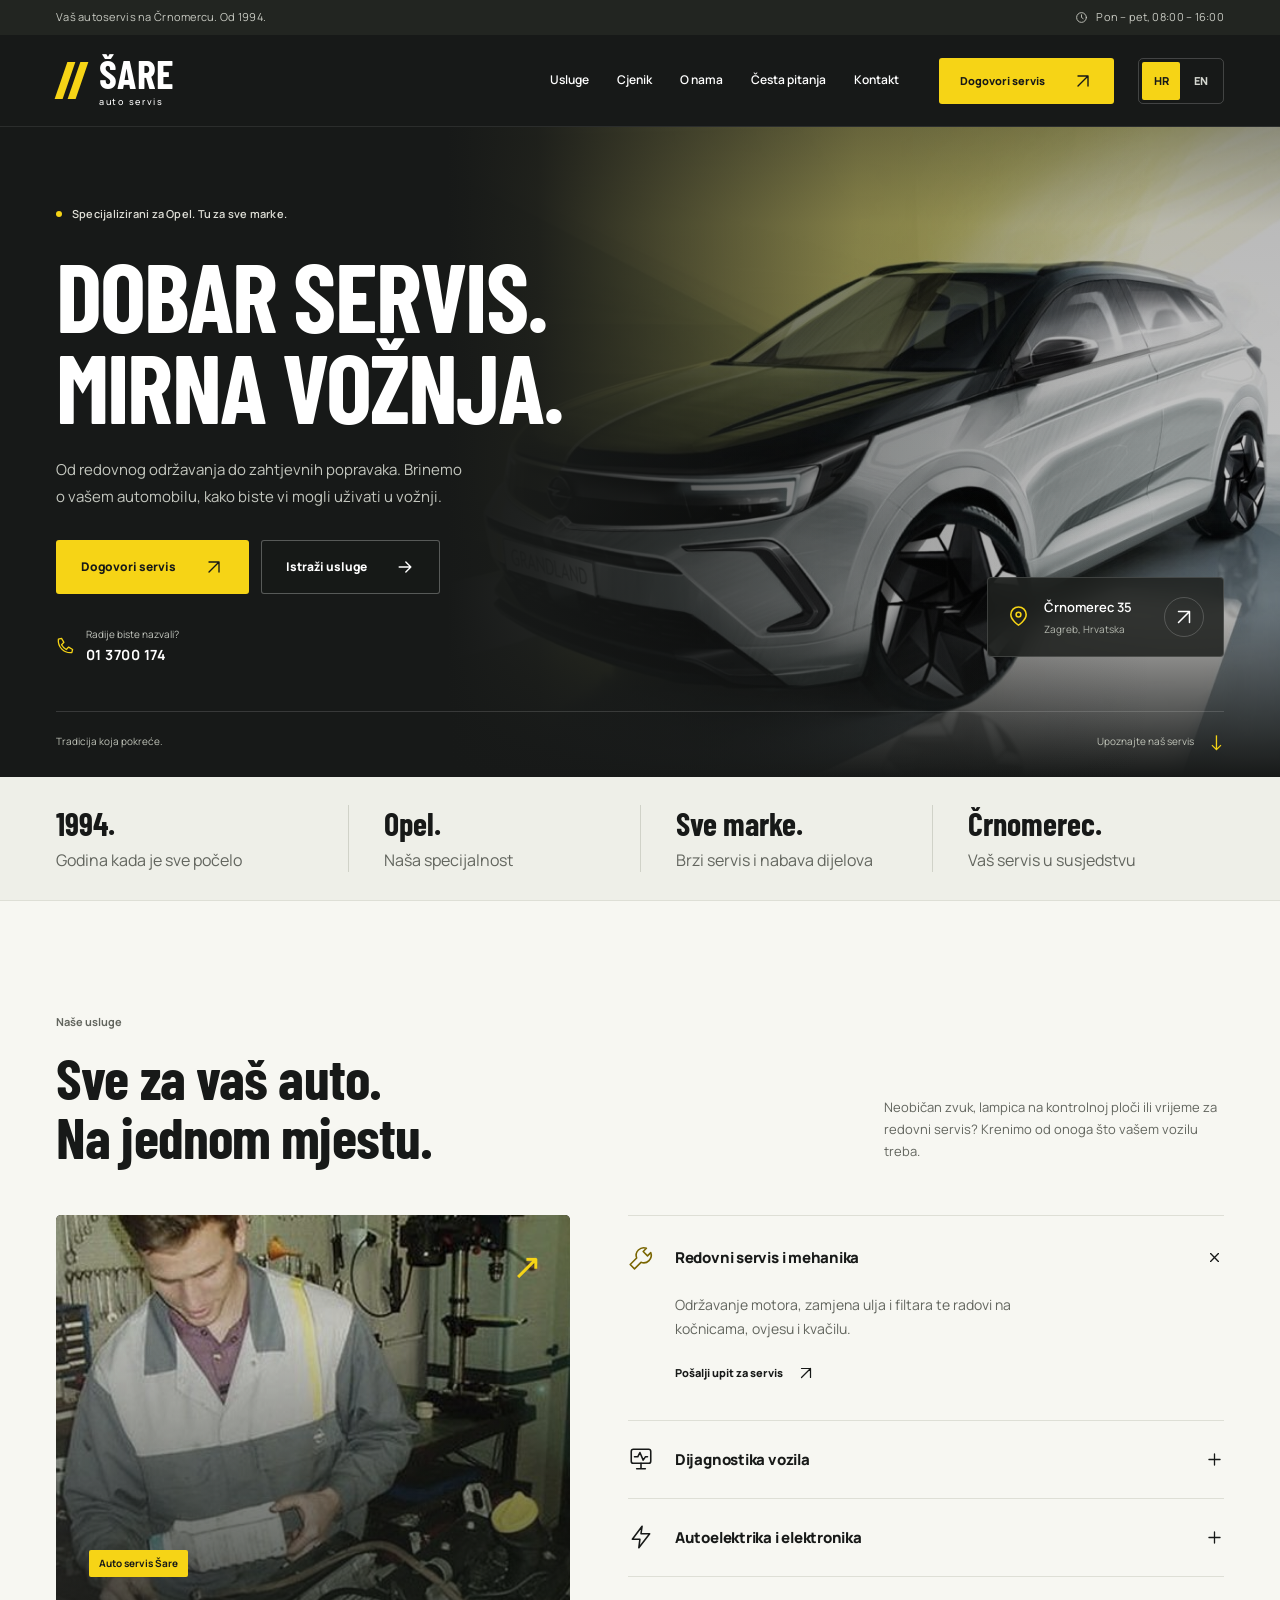
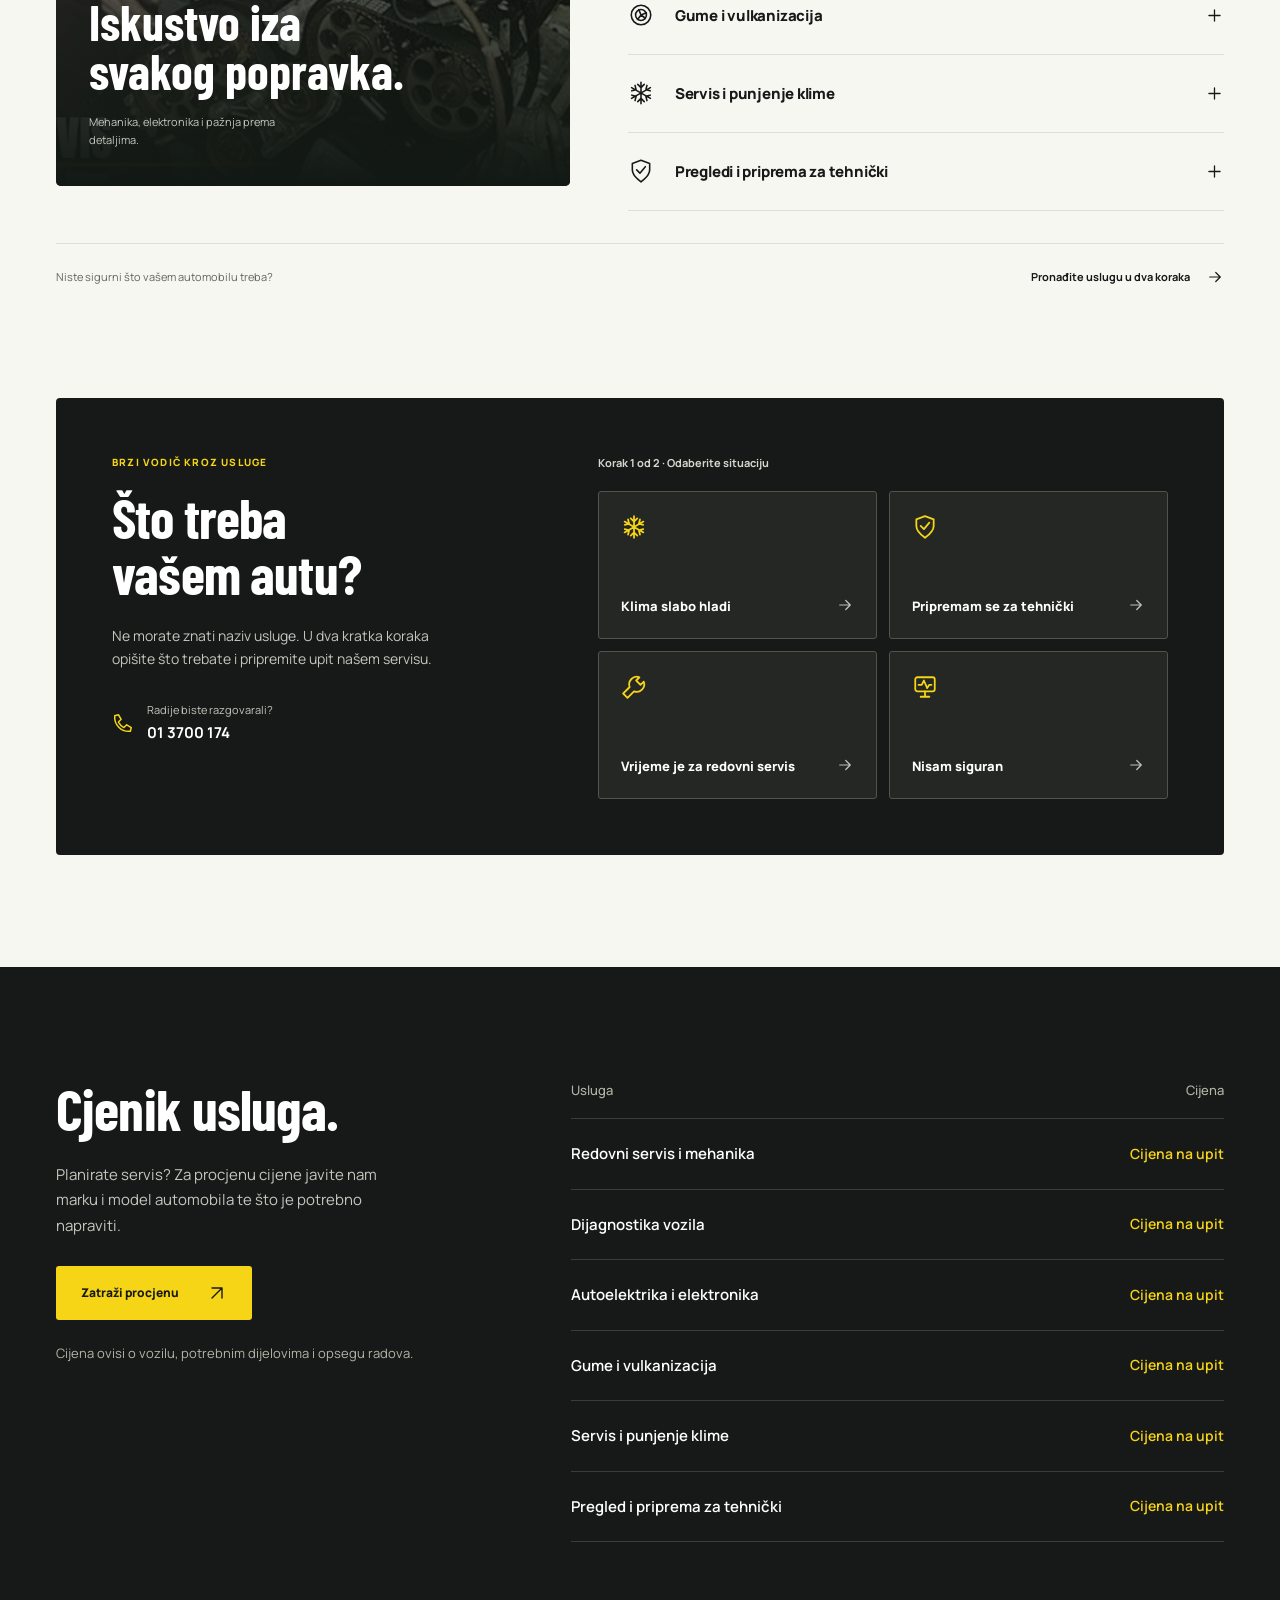
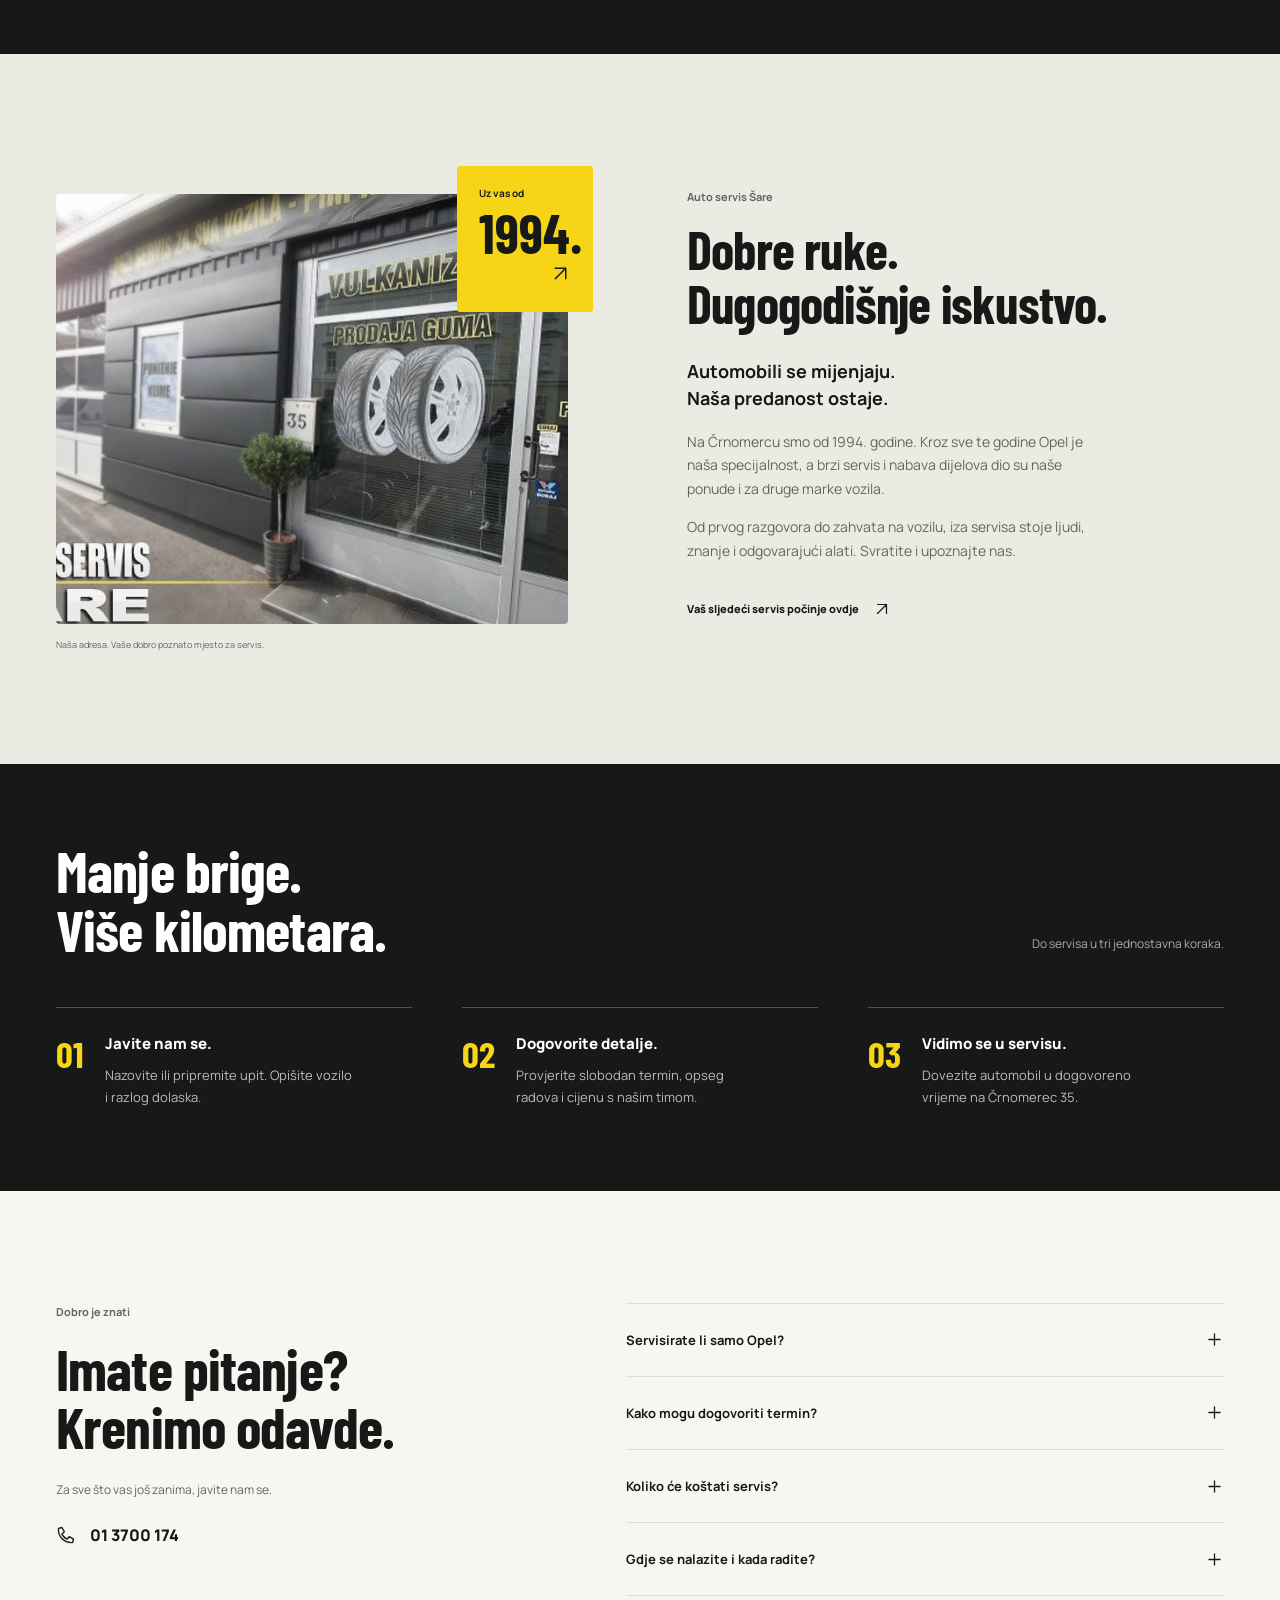
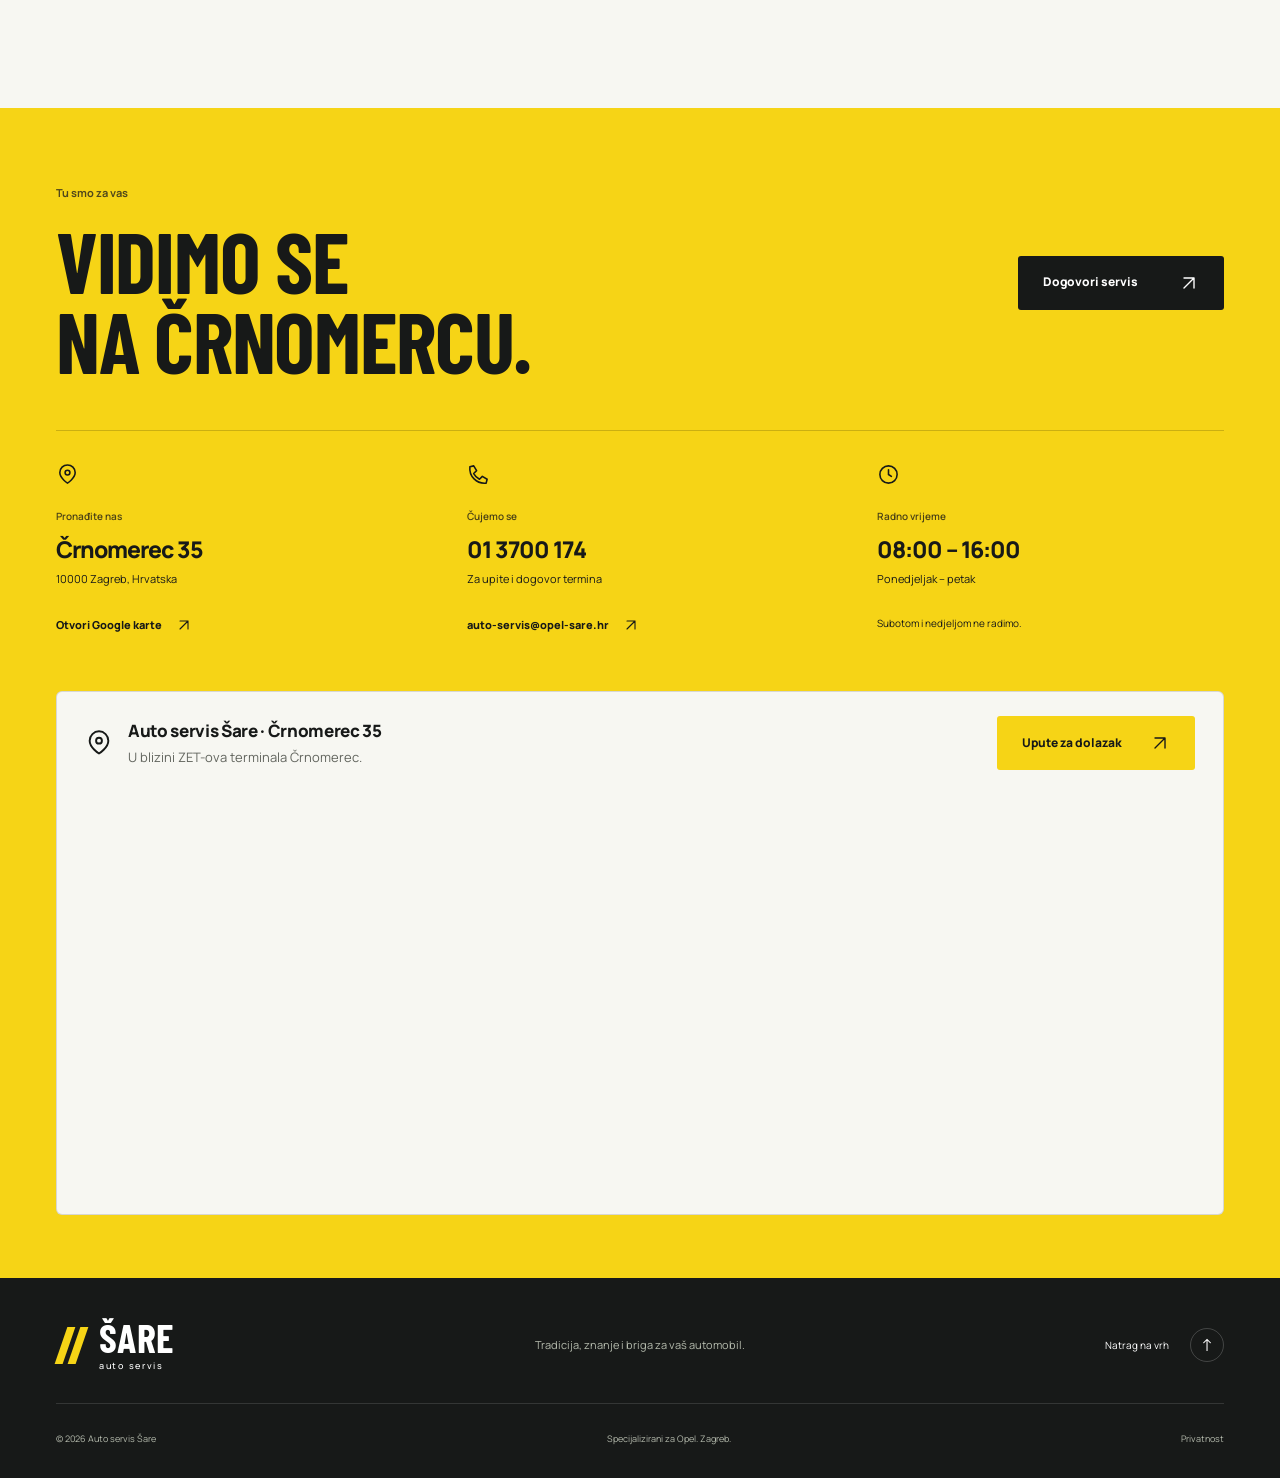
<file: index.html>
<!doctype html>
<html lang="hr">
  <head>
    <meta charset="utf-8" />
    <meta name="viewport" content="width=device-width, initial-scale=1" />
    <meta name="theme-color" content="#171918" />
    <meta
      name="description"
      content="Auto servis Šare na Črnomercu u Zagrebu. Specijalizirani za Opel od 1994. Mehanika, dijagnostika, autoelektrika, gume i klima. Dogovorite servis."
    />
    <title>Auto servis Šare — Dobar servis. Mirna vožnja.</title>
    <link
      rel="canonical"
      href="https://markozivko.github.io/auto-servis-sare/"
    />
    <link
      rel="alternate"
      hreflang="hr"
      href="https://markozivko.github.io/auto-servis-sare/"
    />
    <link
      rel="alternate"
      hreflang="en"
      href="https://markozivko.github.io/auto-servis-sare/en/"
    />
    <link
      rel="alternate"
      hreflang="x-default"
      href="https://markozivko.github.io/auto-servis-sare/"
    />
    <link rel="icon" href="assets/favicon.svg" type="image/svg+xml" />
    <link
      rel="preload"
      href="assets/barlow-condensed-bold.ttf"
      as="font"
      type="font/ttf"
      crossorigin
    />
    <link
      rel="preload"
      href="assets/manrope-variable.ttf"
      as="font"
      type="font/ttf"
      crossorigin
    />
    <link rel="stylesheet" href="styles.css" />
    <script src="app.js" defer></script>
  </head>
  <body>
    <a class="skip-link" href="#sadrzaj">Preskoči na sadržaj</a>
    <svg
      class="icon-sprite"
      xmlns="http://www.w3.org/2000/svg"
      aria-hidden="true"
    >
      <symbol id="i-arrow" viewBox="0 0 24 24">
        <path d="M5 12h14m-6-6 6 6-6 6" />
      </symbol>
      <symbol id="i-up-right" viewBox="0 0 24 24">
        <path d="M6 18 18 6M6 6h12v12" />
      </symbol>
      <symbol id="i-phone" viewBox="0 0 24 24">
        <path d="m7 3 3 5-3 3a15 15 0 0 0 6 6l3-3 5 3-1 4C10 22 2 14 3 4z" />
      </symbol>
      <symbol id="i-pin" viewBox="0 0 24 24">
        <path d="M20 10c0 6-8 11-8 11S4 16 4 10a8 8 0 1 1 16 0Z" />
        <circle cx="12" cy="10" r="2.5" />
      </symbol>
      <symbol id="i-clock" viewBox="0 0 24 24">
        <circle cx="12" cy="12" r="9" />
        <path d="M12 7v5l3 2" />
      </symbol>
      <symbol id="i-wrench" viewBox="0 0 24 24">
        <path d="m14 6 4 4 3-3a7 7 0 0 1-9 9l-6 6-4-4 6-6a7 7 0 0 1 9-9Z" />
      </symbol>
      <symbol id="i-diagnostic" viewBox="0 0 24 24">
        <rect x="3" y="3" width="18" height="13" rx="2" />
        <path d="M8 21h8m-4-5v5M6 10h3l2-4 3 7 2-3h2" />
      </symbol>
      <symbol id="i-bolt" viewBox="0 0 24 24">
        <path d="m13 2-9 12h7l-1 8 10-13h-8z" />
      </symbol>
      <symbol id="i-tyre" viewBox="0 0 24 24">
        <circle cx="12" cy="12" r="9" />
        <circle cx="12" cy="12" r="5" />
        <path d="m10 7 2 5 5-2m-5 2-3 4m3-4 4 3" />
      </symbol>
      <symbol id="i-snow" viewBox="0 0 24 24">
        <path
          d="M12 2v20M3.3 7l17.4 10M3.3 17 20.7 7M9 4l3 3 3-3M9 20l3-3 3 3M3.5 10l4-1-1-4m11 14-1-4 4-1M3.5 14l4 1-1 4m11-14-1 4 4 1"
        />
      </symbol>
      <symbol id="i-check" viewBox="0 0 24 24">
        <path d="m5 12 4 4L19 6" />
      </symbol>
      <symbol id="i-shield" viewBox="0 0 24 24">
        <path d="m12 2 8 3v6c0 5-8 11-8 11S4 16 4 11V5Z" />
        <path d="m8 11 3 3 5-6" />
      </symbol>
      <symbol id="i-plus" viewBox="0 0 24 24">
        <path d="M12 5v14M5 12h14" />
      </symbol>
      <symbol id="i-close" viewBox="0 0 24 24">
        <path d="m6 6 12 12M6 18 18 6" />
      </symbol>
      <symbol id="i-mail" viewBox="0 0 24 24">
        <rect x="3" y="5" width="18" height="14" rx="2" />
        <path d="m3 6 9 7 9-7" />
      </symbol>
    </svg>

    <div class="utility-bar">
      <div class="container utility-inner">
        <span>Vaš autoservis na Črnomercu. Od 1994.</span>
        <span
          ><svg class="icon" aria-hidden="true"><use href="#i-clock" /></svg>Pon
          – pet, 08:00 – 16:00</span
        >
      </div>
    </div>
    <header class="site-header">
      <div class="container nav-inner">
        <a
          class="brand"
          href="#pocetna"
          aria-label="Auto servis Šare — početna"
        >
          <span class="brand-mark" aria-hidden="true"><i></i><i></i></span>
          <span class="brand-name">ŠARE<span>auto servis</span></span>
        </a>
        <nav class="language-switch" aria-label="Odabir jezika">
          <a
            href="./"
            lang="hr"
            hreflang="hr"
            aria-label="Hrvatski"
            aria-current="page"
            data-language-link
            >HR</a
          >
          <a
            href="en/"
            lang="en"
            hreflang="en"
            aria-label="English"
            data-language-link
            >EN</a
          >
        </nav>
        <button
          class="menu-toggle"
          id="menu-toggle"
          type="button"
          aria-expanded="false"
          aria-controls="main-nav"
          aria-label="Otvori izbornik"
        >
          <span></span><span></span>
        </button>
        <nav class="main-nav" id="main-nav" aria-label="Glavni izbornik">
          <a href="#usluge">Usluge</a>
          <a href="#cjenik">Cjenik</a>
          <a href="#o-nama">O nama</a>
          <a href="#pitanja">Česta pitanja</a>
          <a href="#kontakt">Kontakt</a>
          <button
            class="button button-yellow nav-booking"
            type="button"
            data-booking
          >
            Dogovori servis
            <svg class="icon" aria-hidden="true">
              <use href="#i-up-right" />
            </svg>
          </button>
        </nav>
      </div>
    </header>

    <main id="sadrzaj">
      <section class="hero" id="pocetna" aria-labelledby="hero-title">
        <div class="hero-visual">
          <img
            src="assets/opel-grandland.jpg"
            width="1200"
            height="713"
            alt="Prednji dio srebrnog Opel Grandlanda"
            fetchpriority="high"
          />
        </div>
        <div class="hero-shade"></div>
        <div class="container hero-inner">
          <div class="hero-content">
            <p class="hero-intro">
              <span class="yellow-dot"></span>Specijalizirani za Opel. Tu za sve
              marke.
            </p>
            <h1 id="hero-title">
              <span>Dobar servis.</span><span>Mirna vožnja.</span>
            </h1>
            <p class="hero-description">
              Od redovnog održavanja do zahtjevnih popravaka. Brinemo o vašem
              automobilu, kako biste vi mogli uživati u vožnji.
            </p>
            <div class="hero-actions">
              <button class="button button-yellow" type="button" data-booking>
                Dogovori servis
                <svg class="icon" aria-hidden="true">
                  <use href="#i-up-right" />
                </svg>
              </button>
              <a class="button button-outline" href="#usluge"
                >Istraži usluge
                <svg class="icon" aria-hidden="true">
                  <use href="#i-arrow" /></svg
              ></a>
            </div>
            <a class="hero-phone" href="tel:+38513700174"
              ><svg class="icon" aria-hidden="true"><use href="#i-phone" /></svg
              ><span>Radije biste nazvali?<strong>01 3700 174</strong></span></a
            >
          </div>
          <div class="hero-location">
            <svg class="icon" aria-hidden="true"><use href="#i-pin" /></svg
            ><span>Črnomerec 35<span>Zagreb, Hrvatska</span></span
            ><a href="#kontakt" aria-label="Pronađite servis na Črnomercu"
              ><svg class="icon" aria-hidden="true">
                <use href="#i-up-right" /></svg
            ></a>
          </div>
          <div class="hero-bottom">
            <span>Tradicija koja pokreće.</span
            ><a href="#usluge"
              >Upoznajte naš servis <span aria-hidden="true">↓</span></a
            >
          </div>
        </div>
      </section>

      <div class="trust-strip">
        <div class="container trust-grid">
          <div>
            <strong>1994.</strong><span>Godina kada je sve počelo</span>
          </div>
          <div><strong>Opel.</strong><span>Naša specijalnost</span></div>
          <div>
            <strong>Sve marke.</strong
            ><span>Brzi servis i nabava dijelova</span>
          </div>
          <div>
            <strong>Črnomerec.</strong><span>Vaš servis u susjedstvu</span>
          </div>
        </div>
      </div>

      <section
        class="section services-section"
        id="usluge"
        aria-labelledby="services-title"
      >
        <div class="container">
          <div class="section-heading">
            <div>
              <p class="section-kicker">Naše usluge</p>
              <h2 id="services-title">
                Sve za vaš auto.<br />Na jednom mjestu.
              </h2>
            </div>
            <p>
              Neobičan zvuk, lampica na kontrolnoj ploči ili vrijeme za redovni
              servis? Krenimo od onoga što vašem vozilu treba.
            </p>
          </div>
          <div class="services-layout">
            <div class="service-photo">
              <img
                src="assets/mehanika.jpg"
                width="800"
                height="490"
                alt="Mehaničar radi na motoru u autoservisu Šare"
                loading="lazy"
              />
              <div class="service-photo-caption">
                <span class="photo-tag">Auto servis Šare</span>
                <h3>Iskustvo iza<br />svakog popravka.</h3>
                <p>Mehanika, elektronika i pažnja prema detaljima.</p>
              </div>
              <span class="photo-corner" aria-hidden="true">↗</span>
            </div>
            <div class="service-list">
              <details class="service-item" open>
                <summary>
                  <svg class="service-icon" aria-hidden="true">
                    <use href="#i-wrench" />
                  </svg>
                  <h3>Redovni servis i mehanika</h3>
                  <svg class="icon expand-icon" aria-hidden="true">
                    <use href="#i-plus" />
                  </svg>
                </summary>
                <div class="service-content">
                  <p>
                    Održavanje motora, zamjena ulja i filtara te radovi na
                    kočnicama, ovjesu i kvačilu.
                  </p>
                  <button
                    class="text-button"
                    type="button"
                    data-booking
                    data-service="mechanics"
                  >
                    Pošalji upit za servis
                    <svg class="icon" aria-hidden="true">
                      <use href="#i-up-right" />
                    </svg>
                  </button>
                </div>
              </details>
              <details class="service-item">
                <summary>
                  <svg class="service-icon" aria-hidden="true">
                    <use href="#i-diagnostic" />
                  </svg>
                  <h3>Dijagnostika vozila</h3>
                  <svg class="icon expand-icon" aria-hidden="true">
                    <use href="#i-plus" />
                  </svg>
                </summary>
                <div class="service-content">
                  <p>
                    Provjera sustava vozila dijagnostičkom opremom i
                    pronalaženje uzroka prijavljenih poteškoća.
                  </p>
                  <button
                    class="text-button"
                    type="button"
                    data-booking
                    data-service="diagnostics"
                  >
                    Pošalji upit za dijagnostiku
                    <svg class="icon" aria-hidden="true">
                      <use href="#i-up-right" />
                    </svg>
                  </button>
                </div>
              </details>
              <details class="service-item">
                <summary>
                  <svg class="service-icon" aria-hidden="true">
                    <use href="#i-bolt" />
                  </svg>
                  <h3>Autoelektrika i elektronika</h3>
                  <svg class="icon expand-icon" aria-hidden="true">
                    <use href="#i-plus" />
                  </svg>
                </summary>
                <div class="service-content">
                  <p>
                    Pregled i popravak električnih instalacija, električnih
                    dijelova i elektronike vašeg automobila.
                  </p>
                  <button
                    class="text-button"
                    type="button"
                    data-booking
                    data-service="electrics"
                  >
                    Pošalji upit za autoelektriku
                    <svg class="icon" aria-hidden="true">
                      <use href="#i-up-right" />
                    </svg>
                  </button>
                </div>
              </details>
              <details class="service-item">
                <summary>
                  <svg class="service-icon" aria-hidden="true">
                    <use href="#i-tyre" />
                  </svg>
                  <h3>Gume i vulkanizacija</h3>
                  <svg class="icon expand-icon" aria-hidden="true">
                    <use href="#i-plus" />
                  </svg>
                </summary>
                <div class="service-content">
                  <p>
                    Nabava, montaža i balansiranje guma te kontrola njihova
                    stanja i tlaka.
                  </p>
                  <button
                    class="text-button"
                    type="button"
                    data-booking
                    data-service="tyres"
                  >
                    Pošalji upit za gume
                    <svg class="icon" aria-hidden="true">
                      <use href="#i-up-right" />
                    </svg>
                  </button>
                </div>
              </details>
              <details class="service-item">
                <summary>
                  <svg class="service-icon" aria-hidden="true">
                    <use href="#i-snow" />
                  </svg>
                  <h3>Servis i punjenje klime</h3>
                  <svg class="icon expand-icon" aria-hidden="true">
                    <use href="#i-plus" />
                  </svg>
                </summary>
                <div class="service-content">
                  <p>
                    Pregled, punjenje i popravak sustava klimatizacije. Javite
                    nam model vozila i poteškoću koju primjećujete.
                  </p>
                  <button
                    class="text-button"
                    type="button"
                    data-booking
                    data-service="air-conditioning"
                  >
                    Pošalji upit za klimu
                    <svg class="icon" aria-hidden="true">
                      <use href="#i-up-right" />
                    </svg>
                  </button>
                </div>
              </details>
              <details class="service-item">
                <summary>
                  <svg class="service-icon" aria-hidden="true">
                    <use href="#i-shield" />
                  </svg>
                  <h3>Pregledi i priprema za tehnički</h3>
                  <svg class="icon expand-icon" aria-hidden="true">
                    <use href="#i-plus" />
                  </svg>
                </summary>
                <div class="service-content">
                  <p>
                    Kontrolni pregledi, priprema vozila za tehnički pregled i
                    poliranje farova.
                  </p>
                  <button
                    class="text-button"
                    type="button"
                    data-booking
                    data-service="inspection"
                  >
                    Pošalji upit za pregled
                    <svg class="icon" aria-hidden="true">
                      <use href="#i-up-right" />
                    </svg>
                  </button>
                </div>
              </details>
            </div>
          </div>
          <div class="services-note">
            <span>Niste sigurni što vašem automobilu treba?</span
            ><a href="#vodic" data-guide-link hidden
              >Pronađite uslugu u dva koraka<svg
                class="icon"
                aria-hidden="true"
              >
                <use href="#i-arrow" /></svg></a
            ><a href="tel:+38513700174" data-guide-fallback
              >Opišite nam problem. Tu smo da pomognemo.<svg
                class="icon"
                aria-hidden="true"
              >
                <use href="#i-arrow" /></svg
            ></a>
          </div>
        </div>
      </section>

      <section
        class="section guide-section"
        id="vodic"
        aria-labelledby="guide-title"
        hidden
      >
        <div class="container">
          <div class="guide-panel">
            <div class="guide-intro">
              <p class="guide-kicker">Brzi vodič kroz usluge</p>
              <h2 id="guide-title">Što treba vašem autu?</h2>
              <p class="guide-description">
                Ne morate znati naziv usluge. U dva kratka koraka opišite što
                trebate i pripremite upit našem servisu.
              </p>
              <a class="guide-phone" href="tel:+38513700174">
                <svg class="icon" aria-hidden="true">
                  <use href="#i-phone" />
                </svg>
                <span
                  >Radije biste razgovarali?<strong>01 3700 174</strong></span
                >
              </a>
            </div>
            <div class="guide-interaction">
              <p class="guide-progress" id="guide-progress" aria-live="polite">
                Korak 1 od 2 · Odaberite situaciju
              </p>
              <div class="guide-choices" id="guide-choices">
                <button
                  class="guide-choice"
                  type="button"
                  data-guide-situation="climate"
                >
                  <svg class="icon" aria-hidden="true">
                    <use href="#i-snow" />
                  </svg>
                  <span>Klima slabo hladi</span>
                  <svg class="icon guide-choice-arrow" aria-hidden="true">
                    <use href="#i-arrow" />
                  </svg>
                </button>
                <button
                  class="guide-choice"
                  type="button"
                  data-guide-situation="inspection"
                >
                  <svg class="icon" aria-hidden="true">
                    <use href="#i-shield" />
                  </svg>
                  <span>Pripremam se za tehnički</span>
                  <svg class="icon guide-choice-arrow" aria-hidden="true">
                    <use href="#i-arrow" />
                  </svg>
                </button>
                <button
                  class="guide-choice"
                  type="button"
                  data-guide-situation="maintenance"
                >
                  <svg class="icon" aria-hidden="true">
                    <use href="#i-wrench" />
                  </svg>
                  <span>Vrijeme je za redovni servis</span>
                  <svg class="icon guide-choice-arrow" aria-hidden="true">
                    <use href="#i-arrow" />
                  </svg>
                </button>
                <button
                  class="guide-choice"
                  type="button"
                  data-guide-situation="unsure"
                >
                  <svg class="icon" aria-hidden="true">
                    <use href="#i-diagnostic" />
                  </svg>
                  <span>Nisam siguran</span>
                  <svg class="icon guide-choice-arrow" aria-hidden="true">
                    <use href="#i-arrow" />
                  </svg>
                </button>
              </div>
              <div id="guide-details" hidden>
                <button class="guide-back" id="guide-back" type="button">
                  <span aria-hidden="true">←</span> Promijeni situaciju
                </button>
                <p class="guide-selection" id="guide-selection"></p>
                <form id="guide-form">
                  <fieldset class="guide-fieldset">
                    <legend id="guide-question" tabindex="-1"></legend>
                    <div class="guide-answers" id="guide-answers"></div>
                  </fieldset>
                  <div class="guide-preview" id="guide-preview" hidden>
                    <p class="guide-preview-label">U vašem upitu</p>
                    <p id="guide-summary"></p>
                  </div>
                  <fieldset
                    class="guide-reuse"
                    id="guide-reuse"
                    hidden
                    disabled
                  >
                    <legend id="guide-reuse-title" tabindex="-1">
                      Već ste uredili opis u obrascu. Koji želite koristiti?
                    </legend>
                    <label class="guide-answer">
                      <input
                        type="radio"
                        name="guide-reuse"
                        value="keep"
                        required
                      />
                      <span>Zadrži moj postojeći opis</span>
                    </label>
                    <label class="guide-answer">
                      <input
                        type="radio"
                        name="guide-reuse"
                        value="replace"
                        required
                      />
                      <span>Zamijeni cijeli opis novim sažetkom</span>
                    </label>
                  </fieldset>
                  <p class="guide-error" id="guide-error" role="alert"></p>
                  <button
                    class="button button-yellow guide-continue"
                    type="submit"
                  >
                    Nastavi na upit
                    <svg class="icon" aria-hidden="true">
                      <use href="#i-up-right" />
                    </svg>
                  </button>
                  <p class="guide-note">
                    Prije slanja možete pregledati i dopuniti upit.
                  </p>
                </form>
              </div>
            </div>
          </div>
        </div>
      </section>

      <section
        class="section pricing-section"
        id="cjenik"
        aria-labelledby="pricing-title"
      >
        <div class="container pricing-layout">
          <div class="pricing-intro">
            <h2 id="pricing-title">Cjenik usluga.</h2>
            <p>
              Planirate servis? Za procjenu cijene javite nam marku i model
              automobila te što je potrebno napraviti.
            </p>
            <button
              class="button button-yellow"
              type="button"
              data-booking
              data-service="other"
            >
              Zatraži procjenu
              <svg class="icon" aria-hidden="true">
                <use href="#i-up-right" />
              </svg>
            </button>
            <p class="pricing-note">
              Cijena ovisi o vozilu, potrebnim dijelovima i opsegu radova.
            </p>
          </div>
          <div class="pricing-table-wrap">
            <table class="pricing-table">
              <caption class="sr-only">
                Pregled servisnih usluga. Cijene su trenutačno dostupne na upit.
              </caption>
              <thead>
                <tr>
                  <th scope="col">Usluga</th>
                  <th scope="col">Cijena</th>
                </tr>
              </thead>
              <!-- Oznake u .price-value zamijeniti potvrđenim cijenama. -->
              <tbody>
                <tr>
                  <th scope="row">Redovni servis i mehanika</th>
                  <td class="price-value">Cijena na upit</td>
                </tr>
                <tr>
                  <th scope="row">Dijagnostika vozila</th>
                  <td class="price-value">Cijena na upit</td>
                </tr>
                <tr>
                  <th scope="row">Autoelektrika i elektronika</th>
                  <td class="price-value">Cijena na upit</td>
                </tr>
                <tr>
                  <th scope="row">Gume i vulkanizacija</th>
                  <td class="price-value">Cijena na upit</td>
                </tr>
                <tr>
                  <th scope="row">Servis i punjenje klime</th>
                  <td class="price-value">Cijena na upit</td>
                </tr>
                <tr>
                  <th scope="row">Pregled i priprema za tehnički</th>
                  <td class="price-value">Cijena na upit</td>
                </tr>
              </tbody>
            </table>
          </div>
        </div>
      </section>

      <section
        class="section about-section"
        id="o-nama"
        aria-labelledby="about-title"
      >
        <div class="container about-layout">
          <div class="about-visual">
            <img
              src="assets/servis-eksterijer.jpg"
              width="800"
              height="490"
              alt="Ulaz u Auto servis Šare na adresi Črnomerec 35"
              loading="lazy"
            />
            <div class="since-badge">
              <span>Uz vas od</span><strong>1994.</strong
              ><svg class="icon" aria-hidden="true">
                <use href="#i-up-right" />
              </svg>
            </div>
            <p class="photo-credit">
              Naša adresa. Vaše dobro poznato mjesto za servis.
            </p>
          </div>
          <div class="about-copy">
            <p class="section-kicker">Auto servis Šare</p>
            <h2 id="about-title">Dobre ruke.<br />Dugogodišnje iskustvo.</h2>
            <p class="about-lead">
              Automobili se mijenjaju.<br />Naša predanost ostaje.
            </p>
            <p>
              Na Črnomercu smo od 1994. godine. Kroz sve te godine Opel je naša
              specijalnost, a brzi servis i nabava dijelova dio su naše ponude i
              za druge marke vozila.
            </p>
            <p>
              Od prvog razgovora do zahvata na vozilu, iza servisa stoje ljudi,
              znanje i odgovarajući alati. Svratite i upoznajte nas.
            </p>
            <a class="text-link" href="#kontakt"
              >Vaš sljedeći servis počinje ovdje
              <svg class="icon" aria-hidden="true">
                <use href="#i-up-right" /></svg
            ></a>
          </div>
        </div>
      </section>

      <section class="process-section" aria-labelledby="process-title">
        <div class="container">
          <div class="process-heading">
            <h2 id="process-title">Manje brige.<br />Više kilometara.</h2>
            <p>Do servisa u tri jednostavna koraka.</p>
          </div>
          <ol class="process-grid">
            <li>
              <span class="step-number">01</span>
              <div>
                <h3>Javite nam se.</h3>
                <p>
                  Nazovite ili pripremite upit. Opišite vozilo i razlog dolaska.
                </p>
              </div>
            </li>
            <li>
              <span class="step-number">02</span>
              <div>
                <h3>Dogovorite detalje.</h3>
                <p>
                  Provjerite slobodan termin, opseg radova i cijenu s našim
                  timom.
                </p>
              </div>
            </li>
            <li>
              <span class="step-number">03</span>
              <div>
                <h3>Vidimo se u servisu.</h3>
                <p>Dovezite automobil u dogovoreno vrijeme na Črnomerec 35.</p>
              </div>
            </li>
          </ol>
        </div>
      </section>

      <section
        class="section faq-section"
        id="pitanja"
        aria-labelledby="faq-title"
      >
        <div class="container faq-layout">
          <div class="faq-heading">
            <p class="section-kicker">Dobro je znati</p>
            <h2 id="faq-title">Imate pitanje?<br />Krenimo odavde.</h2>
            <p>Za sve što vas još zanima, javite nam se.</p>
            <a class="text-link" href="tel:+38513700174"
              ><svg class="icon" aria-hidden="true"><use href="#i-phone" /></svg
              >01 3700 174</a
            >
          </div>
          <div class="faq-list">
            <details>
              <summary>
                Servisirate li samo Opel?<svg
                  class="icon expand-icon"
                  aria-hidden="true"
                >
                  <use href="#i-plus" />
                </svg>
              </summary>
              <p>
                Opel je naša specijalnost. Brzi servis i nabavu dijelova nudimo
                i za druge marke. Javite nam model vozila i potrebnu uslugu kako
                bismo dogovorili detalje.
              </p>
            </details>
            <details>
              <summary>
                Kako mogu dogovoriti termin?<svg
                  class="icon expand-icon"
                  aria-hidden="true"
                >
                  <use href="#i-plus" />
                </svg>
              </summary>
              <p>
                Nazovite <a href="tel:+38513700174">01 3700 174</a> radnim danom
                od 08:00 do 16:00 ili nam pošaljite e-mail. Termin vrijedi nakon
                dogovora sa servisom.
              </p>
            </details>
            <details>
              <summary>
                Koliko će koštati servis?<svg
                  class="icon expand-icon"
                  aria-hidden="true"
                >
                  <use href="#i-plus" />
                </svg>
              </summary>
              <p>
                Cijena ovisi o vozilu, potrebnim dijelovima i opsegu zahvata. Za
                procjenu nam pošaljite marku i model vozila te opis potrebne
                usluge.
              </p>
            </details>
            <details>
              <summary>
                Gdje se nalazite i kada radite?<svg
                  class="icon expand-icon"
                  aria-hidden="true"
                >
                  <use href="#i-plus" />
                </svg>
              </summary>
              <p>
                Na adresi Črnomerec 35 u Zagrebu, u blizini ZET-ova terminala.
                Radimo ponedjeljkom do petka, od 08:00 do 16:00. Subotom i
                nedjeljom ne radimo.
              </p>
            </details>
          </div>
        </div>
      </section>

      <section
        class="contact-section"
        id="kontakt"
        aria-labelledby="contact-title"
      >
        <div class="container">
          <div class="contact-heading">
            <div>
              <p class="section-kicker">Tu smo za vas</p>
              <h2 id="contact-title">Vidimo se<br />na Črnomercu.</h2>
            </div>
            <button class="button button-dark" type="button" data-booking>
              Dogovori servis
              <svg class="icon" aria-hidden="true">
                <use href="#i-up-right" />
              </svg>
            </button>
          </div>
          <div class="contact-grid">
            <div class="contact-item">
              <svg class="contact-icon" aria-hidden="true">
                <use href="#i-pin" />
              </svg>
              <p>Pronađite nas</p>
              <h3>Črnomerec 35</h3>
              <span>10000 Zagreb, Hrvatska</span
              ><a
                href="https://www.google.com/maps?cid=3651087283997827513"
                target="_blank"
                rel="noopener noreferrer"
                >Otvori Google karte
                <svg class="icon" aria-hidden="true">
                  <use href="#i-up-right" /></svg
                ><span class="sr-only"> (nova kartica)</span></a
              >
            </div>
            <div class="contact-item">
              <svg class="contact-icon" aria-hidden="true">
                <use href="#i-phone" />
              </svg>
              <p>Čujemo se</p>
              <h3><a href="tel:+38513700174">01 3700 174</a></h3>
              <span>Za upite i dogovor termina</span
              ><a href="mailto:auto-servis@opel-sare.hr"
                >auto-servis@opel-sare.hr
                <svg class="icon" aria-hidden="true">
                  <use href="#i-up-right" /></svg
              ></a>
            </div>
            <div class="contact-item">
              <svg class="contact-icon" aria-hidden="true">
                <use href="#i-clock" />
              </svg>
              <p>Radno vrijeme</p>
              <h3>08:00 – 16:00</h3>
              <span>Ponedjeljak – petak</span
              ><span class="weekend-note">Subotom i nedjeljom ne radimo.</span>
            </div>
          </div>
          <div class="location-map" aria-labelledby="map-title">
            <div class="map-toolbar">
              <div class="map-description">
                <svg class="icon" aria-hidden="true">
                  <use href="#i-pin" />
                </svg>
                <div>
                  <h3 id="map-title">Auto servis Šare · Črnomerec 35</h3>
                  <p>U blizini ZET-ova terminala Črnomerec.</p>
                </div>
              </div>
              <a
                class="button button-yellow"
                href="https://www.google.com/maps/dir/?api=1&amp;destination=45.8172058%2C15.9369876&amp;travelmode=driving"
                target="_blank"
                rel="noopener noreferrer"
              >
                Upute za dolazak
                <svg class="icon" aria-hidden="true">
                  <use href="#i-up-right" />
                </svg>
                <span class="sr-only"> (Google karte, nova kartica)</span>
              </a>
            </div>
            <iframe
              class="map-frame"
              src="https://www.google.com/maps/embed?pb=!1m18!1m12!1m3!1d3236.9121084749286!2d15.936987600000002!3d45.8172058!2m3!1f0!2f0!3f0!3m2!1i1024!2i768!4f13.1!3m3!1m2!1s0x4765d6d4f87176b3%3A0x32ab448a5ea2e1b9!2sAuto%20servis%20%C5%A0are!5e1!3m2!1shr!2shr!4v1791269556312!5m2!1shr!2shr"
              title="Google karta: Auto servis Šare, Črnomerec 35, Zagreb"
              width="1280"
              height="420"
              loading="lazy"
              referrerpolicy="strict-origin-when-cross-origin"
              allowfullscreen
            ></iframe>
          </div>
        </div>
      </section>
    </main>

    <footer class="site-footer">
      <div class="container footer-top">
        <a class="brand" href="#pocetna" aria-label="Auto servis Šare — na vrh"
          ><span class="brand-mark" aria-hidden="true"><i></i><i></i></span
          ><span class="brand-name">ŠARE<span>auto servis</span></span></a
        >
        <p>Tradicija, znanje i briga za vaš automobil.</p>
        <a class="back-top" href="#pocetna"
          >Natrag na vrh <span aria-hidden="true">↑</span></a
        >
      </div>
      <div class="container footer-bottom">
        <span>© <span data-year>2026</span> Auto servis Šare</span
        ><span>Specijalizirani za Opel. Zagreb.</span
        ><button class="footer-privacy" type="button" data-privacy>
          Privatnost
        </button>
      </div>
    </footer>

    <div class="mobile-action-bar">
      <a href="tel:+38513700174"
        ><svg class="icon" aria-hidden="true"><use href="#i-phone" /></svg
        >Nazovi servis</a
      ><button type="button" data-booking>
        Dogovori servis
        <svg class="icon" aria-hidden="true"><use href="#i-up-right" /></svg>
      </button>
    </div>

    <dialog
      class="booking-dialog"
      id="booking-dialog"
      aria-labelledby="booking-title"
    >
      <button
        class="dialog-close"
        type="button"
        data-close-dialog
        aria-label="Zatvori obrazac"
      >
        <svg class="icon" aria-hidden="true"><use href="#i-close" /></svg>
      </button>
      <div class="dialog-intro">
        <p class="section-kicker">Auto servis Šare</p>
        <h2 id="booking-title">Krenimo od vašeg auta.</h2>
        <p>
          Opišite što vam treba. Pripremit ćemo e-mail koji možete pregledati i
          poslati servisu.
        </p>
      </div>
      <form id="booking-form">
        <div class="form-grid">
          <div class="field">
            <label for="name"
              >Ime i prezime <span aria-hidden="true">*</span></label
            ><input
              id="name"
              name="name"
              autocomplete="name"
              maxlength="100"
              required
            />
          </div>
          <div class="field">
            <label for="email">E-mail <span aria-hidden="true">*</span></label
            ><input
              id="email"
              name="email"
              type="email"
              autocomplete="email"
              spellcheck="false"
              maxlength="150"
              required
            />
          </div>
          <div class="field">
            <label for="phone">Telefon <span>(neobavezno)</span></label
            ><input
              id="phone"
              name="phone"
              type="tel"
              autocomplete="tel"
              maxlength="40"
            />
          </div>
          <div class="field">
            <label for="vehicle">Marka i model <span>(neobavezno)</span></label
            ><input
              id="vehicle"
              name="vehicle"
              autocomplete="off"
              placeholder="Npr. Opel Astra, 2018…"
              maxlength="120"
            />
          </div>
          <div class="field field-full">
            <label for="service">Usluga <span aria-hidden="true">*</span></label
            ><select id="service" name="service" required>
              <option value="">Odaberite uslugu</option>
              <option value="mechanics">Redovni servis i mehanika</option>
              <option value="diagnostics">Dijagnostika vozila</option>
              <option value="electrics">Autoelektrika i elektronika</option>
              <option value="tyres">Gume i vulkanizacija</option>
              <option value="air-conditioning">Servis klime</option>
              <option value="inspection">Pregled i priprema za tehnički</option>
              <option value="other">Ostalo / nisam siguran</option>
            </select>
          </div>
          <div class="field field-full">
            <label for="message"
              >Kako možemo pomoći? <span aria-hidden="true">*</span></label
            ><textarea
              id="message"
              name="message"
              rows="3"
              maxlength="2000"
              placeholder="Opišite potrebnu uslugu ili poteškoću koju primjećujete…"
              required
            ></textarea>
          </div>
        </div>
        <p class="form-note">
          Polja označena zvjezdicom su obavezna. Upit se šalje iz vaše e-mail
          aplikacije. Termin dogovarate izravno sa servisom.
        </p>
        <button class="button button-dark form-submit" type="submit">
          Pripremi e-mail
          <svg class="icon" aria-hidden="true"><use href="#i-arrow" /></svg>
        </button>
        <p class="form-phone">
          Za dogovor telefonom: <a href="tel:+38513700174">01 3700 174</a>
        </p>
      </form>
      <div id="booking-result" hidden>
        <p class="result-heading">
          <svg class="icon" aria-hidden="true"><use href="#i-check" /></svg>Upit
          je pripremljen. Još nije poslan.
        </p>
        <label class="preview-label" for="inquiry-preview"
          >Pregled vaše poruke</label
        ><textarea id="inquiry-preview" rows="9" readonly></textarea>
        <a
          class="button button-dark"
          id="email-draft"
          href="mailto:auto-servis@opel-sare.hr"
          >Otvori e-mail aplikaciju
          <svg class="icon" aria-hidden="true"><use href="#i-mail" /></svg
        ></a>
        <p class="form-note">
          Ako se aplikacija ne otvori, kopirajte poruku i pošaljite je na
          <a href="mailto:auto-servis@opel-sare.hr">auto-servis@opel-sare.hr</a
          >.
        </p>
        <div class="result-actions">
          <button class="text-button" id="edit-inquiry" type="button">
            Uredi upit</button
          ><button class="text-button" id="copy-inquiry" type="button">
            Kopiraj poruku
          </button>
        </div>
        <p id="copy-status" class="copy-status" aria-live="polite"></p>
      </div>
    </dialog>
    <dialog
      class="privacy-dialog"
      id="privacy-dialog"
      aria-labelledby="privacy-title"
    >
      <button
        class="dialog-close"
        type="button"
        data-close-dialog
        aria-label="Zatvori informacije o privatnosti"
      >
        <svg class="icon" aria-hidden="true"><use href="#i-close" /></svg>
      </button>
      <h2 id="privacy-title">Vaši podaci.</h2>
      <p>
        Ova stranica ne koristi vlastite analitičke ni marketinške kolačiće.
      </p>
      <p>
        Podaci koje unesete u obrazac služe za pripremu e-maila u vašem
        pregledniku. Stranica ih ne pohranjuje na poslužitelju i ne šalje
        automatski. Poruku šaljete sami, kroz svoju e-mail aplikaciju.
      </p>
      <p>
        Za prikaz lokacije koristimo ugrađenu Google kartu. Pri učitavanju karte
        preglednik se povezuje s Googleovim poslužiteljima. Na kartu i poveznice
        za upute primjenjuju se
        <a
          href="https://policies.google.com/privacy?hl=hr"
          target="_blank"
          rel="noopener noreferrer"
          >Googleova pravila privatnosti<span class="sr-only">
            (nova kartica)</span
          ></a
        >.
      </p>
      <p>
        Za pitanja se možete javiti na
        <a href="mailto:auto-servis@opel-sare.hr">auto-servis@opel-sare.hr</a>.
      </p>
    </dialog>
    <noscript
      ><div class="no-script-note">
        Za dogovor servisa nazovite
        <a href="tel:+38513700174">01 3700 174</a> ili pišite na
        <a href="mailto:auto-servis@opel-sare.hr">auto-servis@opel-sare.hr</a>.
      </div>
      <style>
        [data-booking],
        [data-privacy],
        .menu-toggle {
          display: none !important;
        }
        @media (max-width: 999px) {
          .main-nav {
            display: flex !important;
            position: static !important;
            flex-wrap: wrap;
          }
          .nav-inner {
            height: auto;
            min-height: 76px;
            padding-block: 12px;
            flex-wrap: wrap;
          }
          .main-nav {
            width: 100%;
            flex-direction: row;
            gap: 8px 20px;
            padding: 12px 0 0;
            box-shadow: none;
          }
          .site-header {
            position: relative;
          }
          .mobile-action-bar {
            grid-template-columns: 1fr;
          }
        }
      </style></noscript
    >
  </body>
</html>
</file>
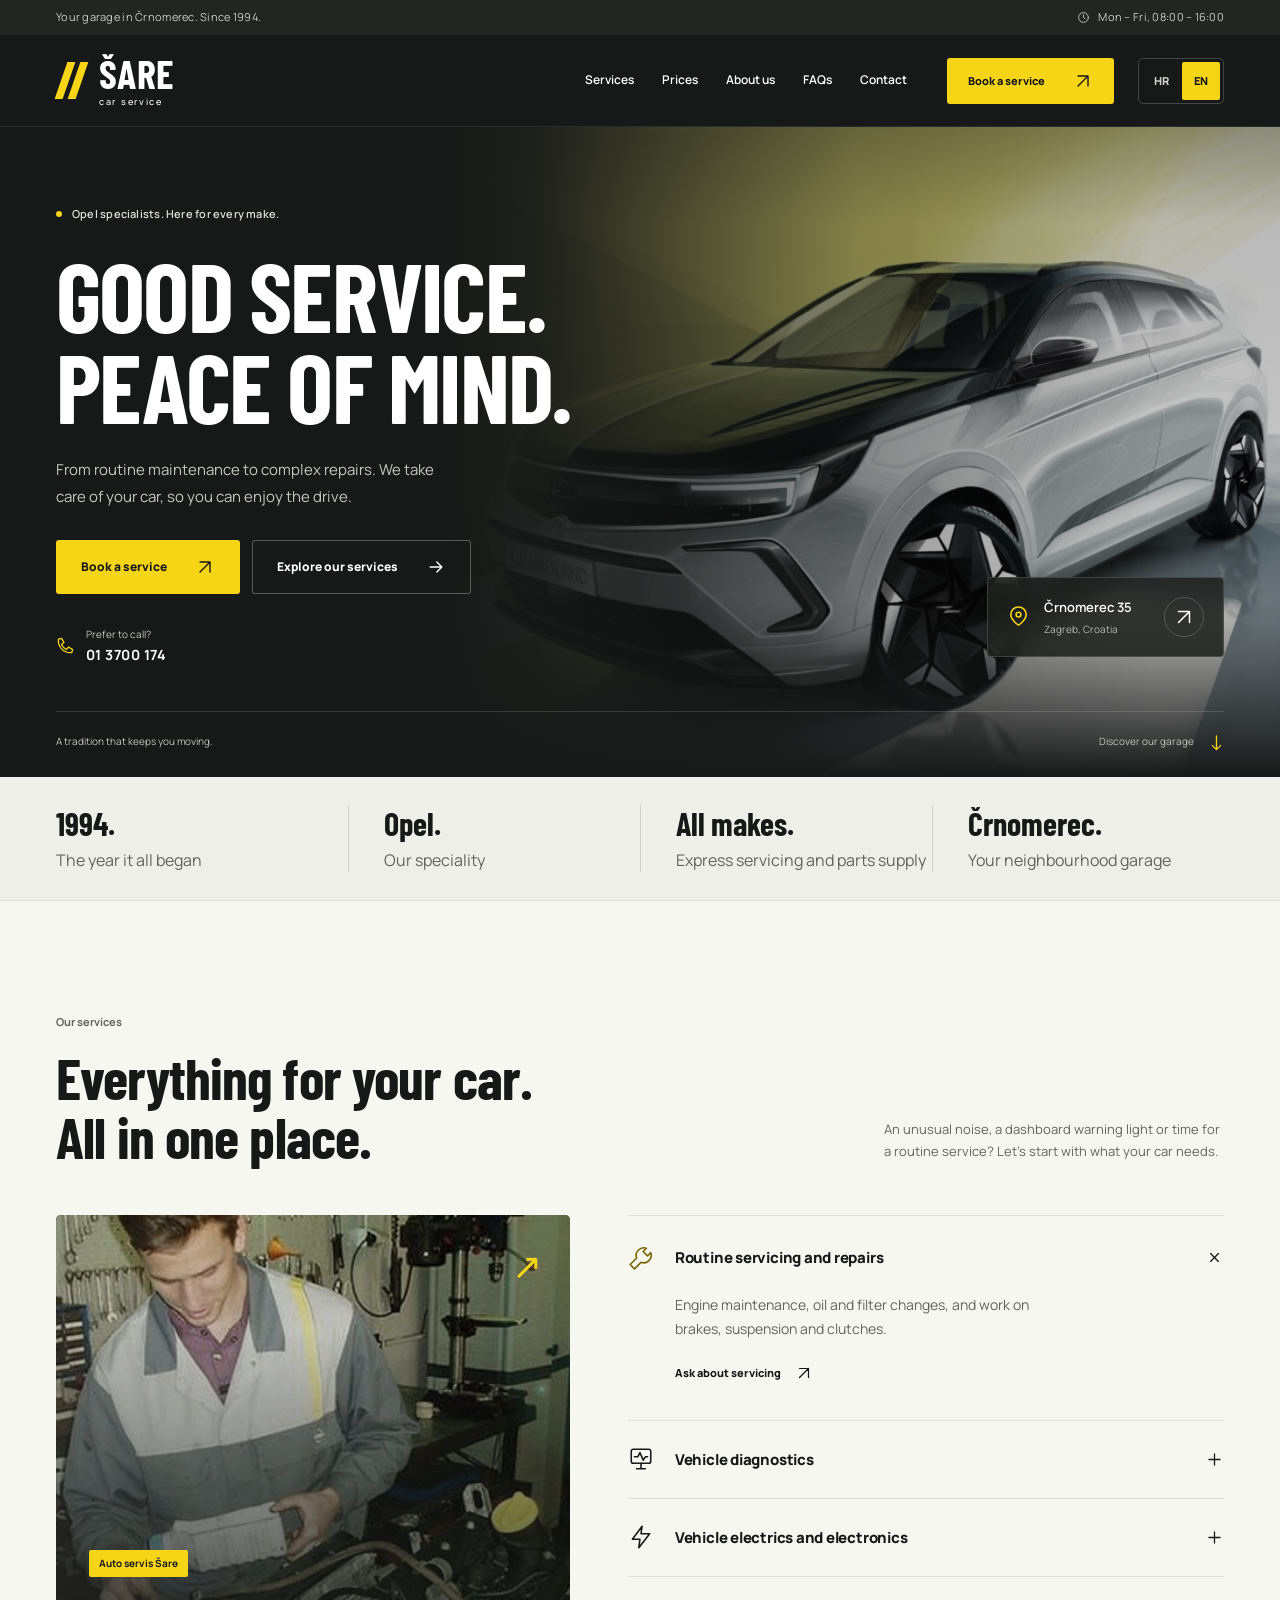
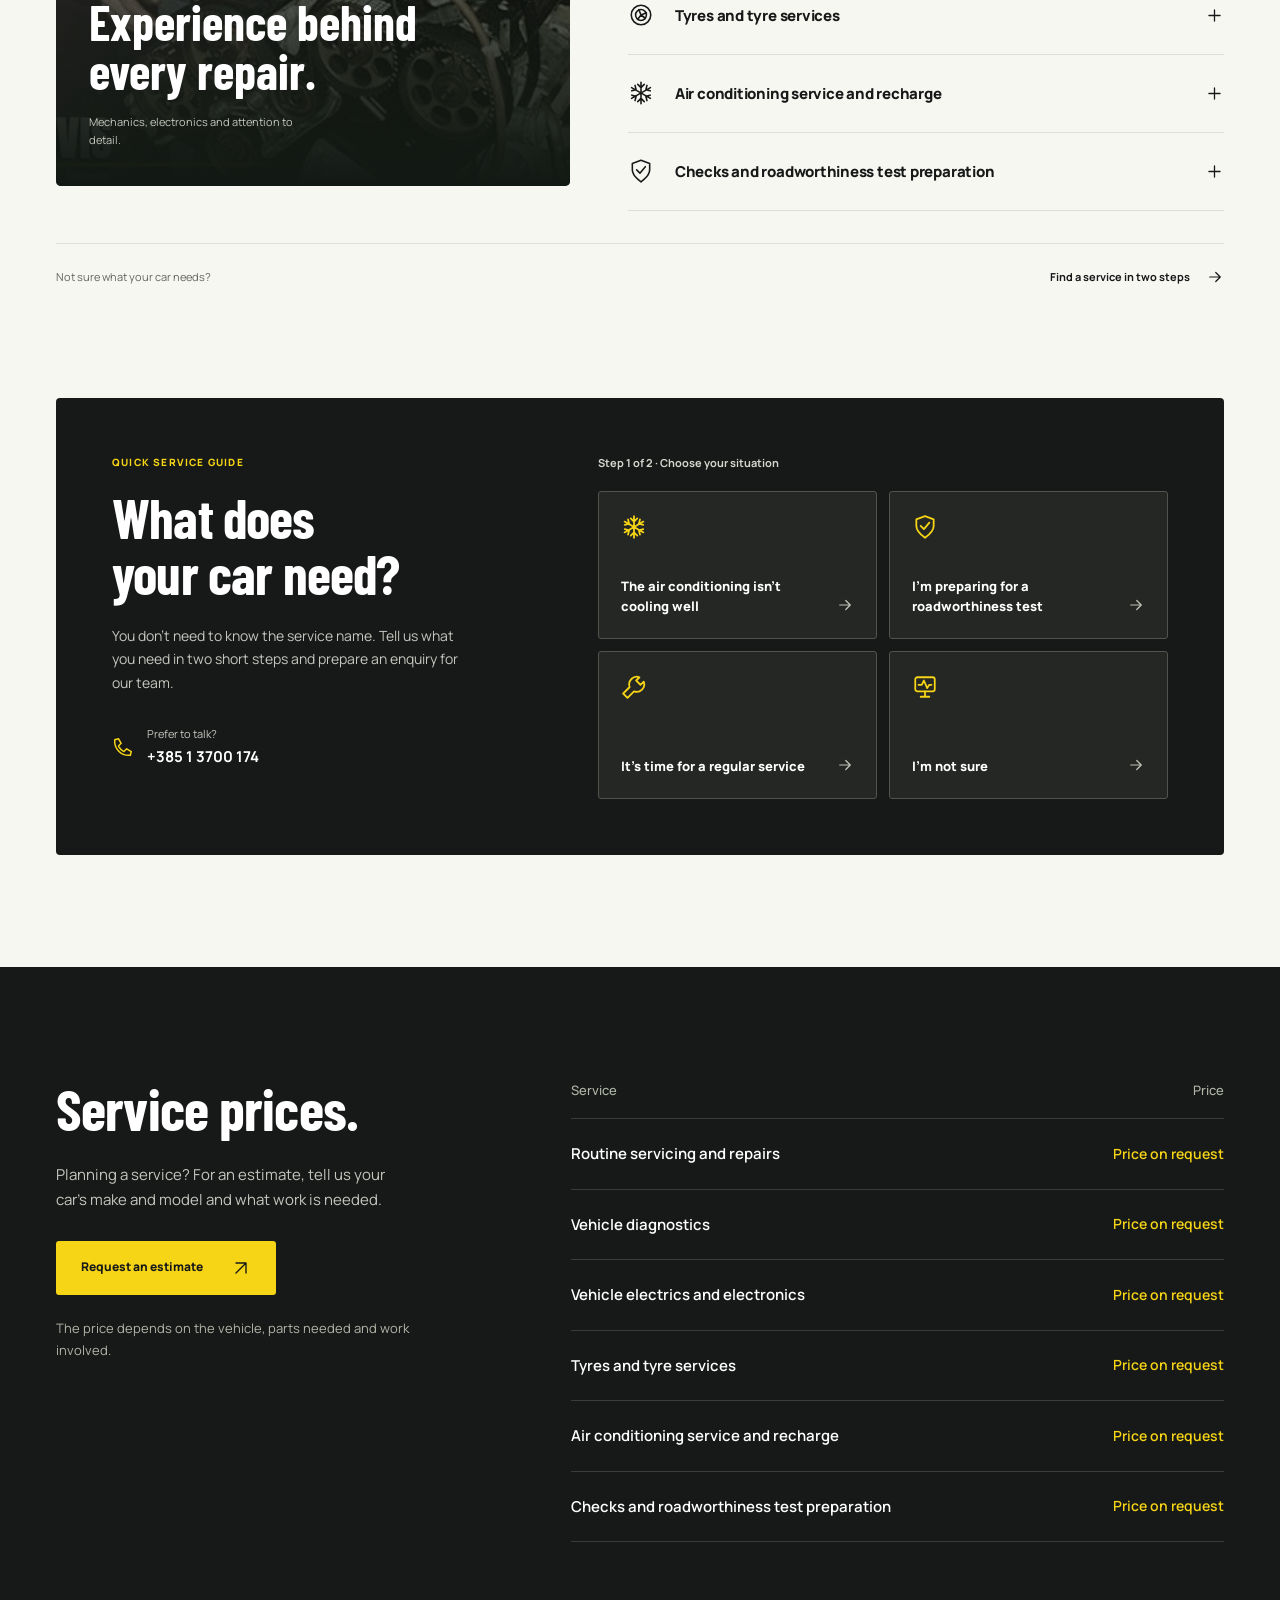
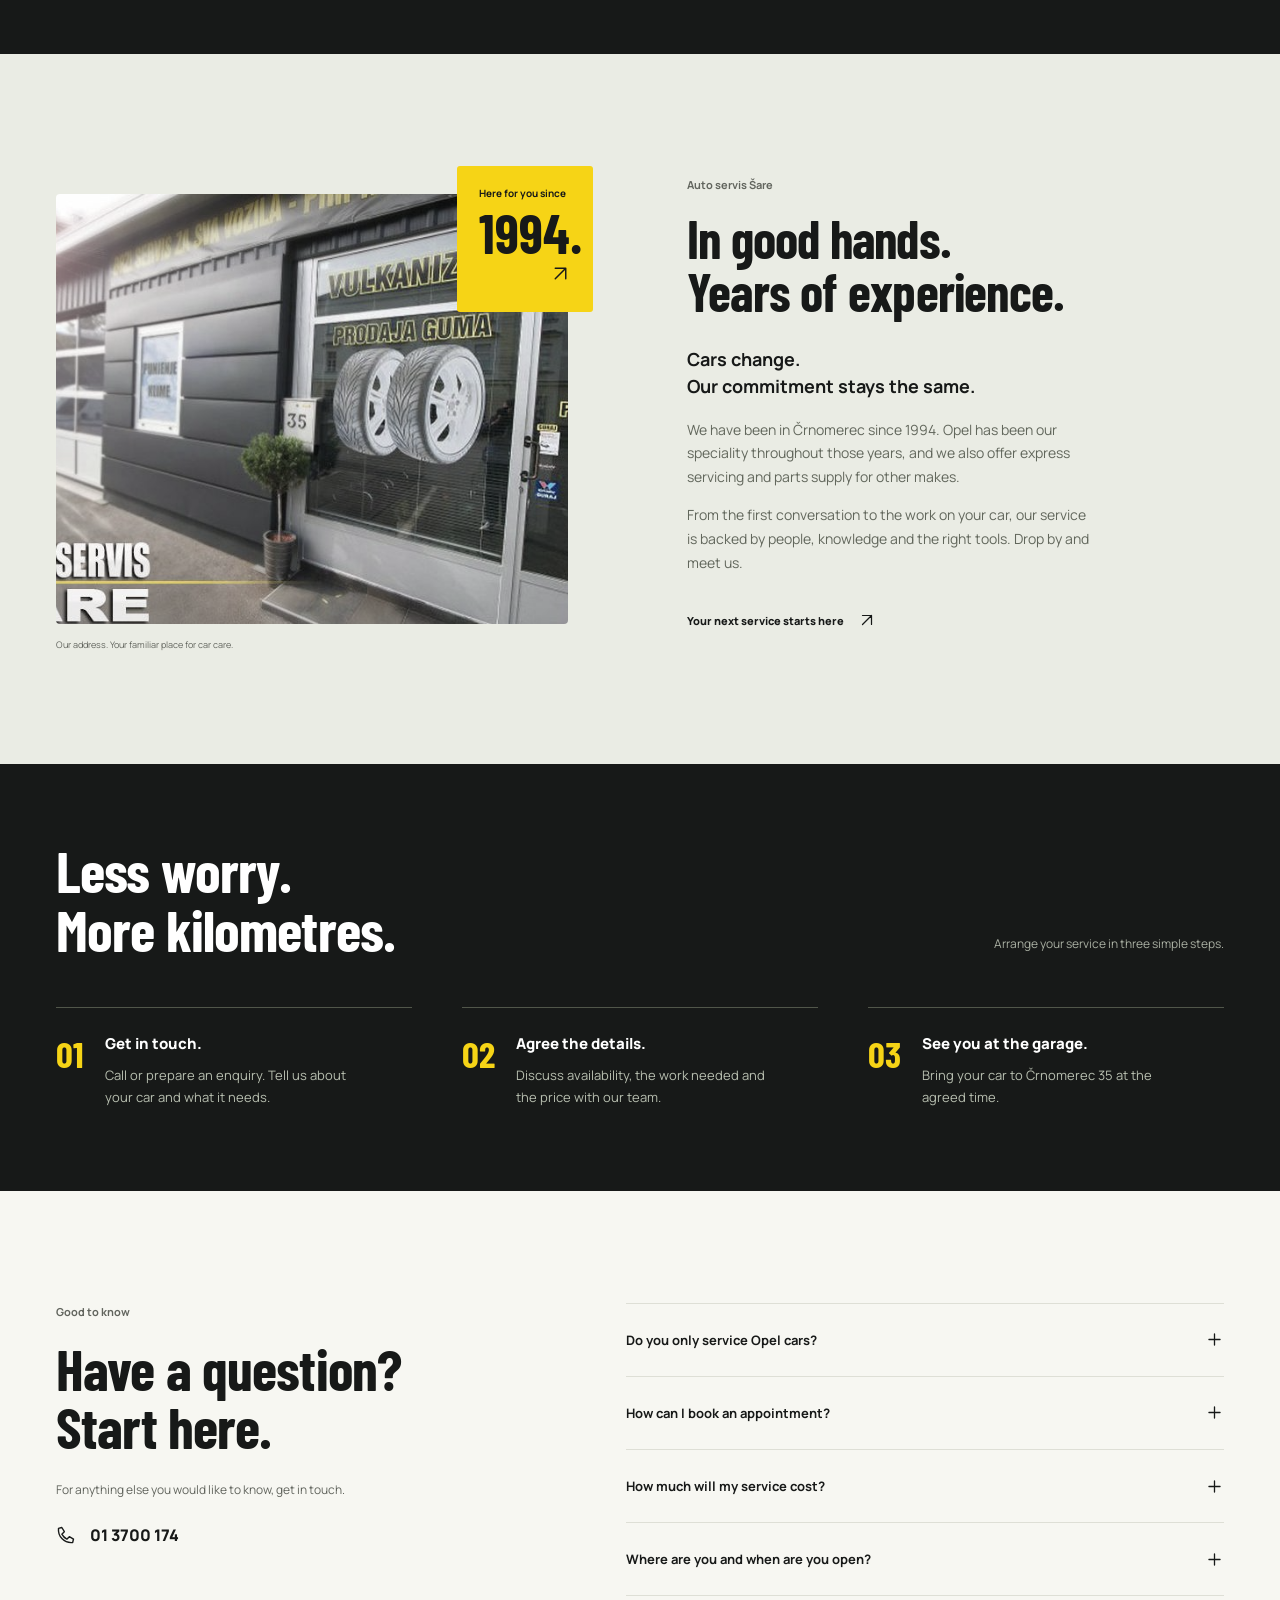
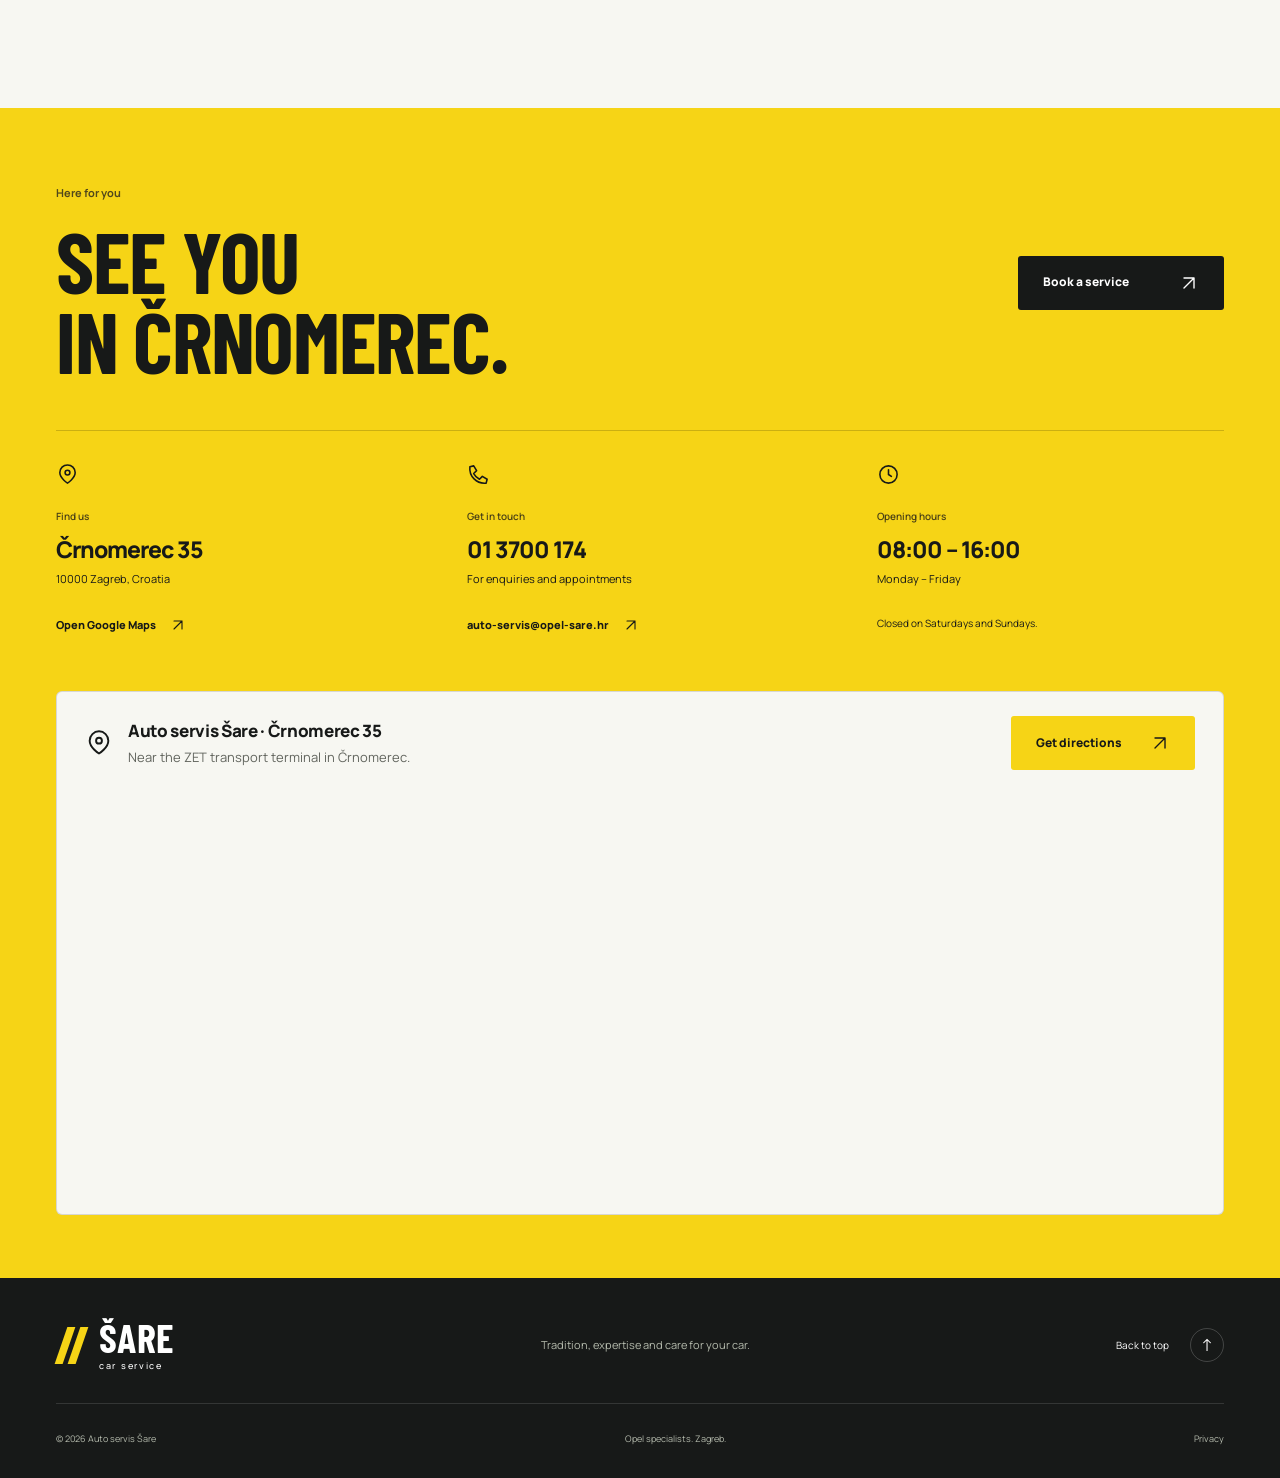
<file: en/index.html>
<!doctype html>
<html lang="en">
  <head>
    <meta charset="utf-8" />
    <meta name="viewport" content="width=device-width, initial-scale=1" />
    <meta name="theme-color" content="#171918" />
    <meta
      name="description"
      content="Auto servis Šare in Črnomerec, Zagreb. Opel specialists since 1994. Servicing, diagnostics, vehicle electrics, tyres and air conditioning. Book a service."
    />
    <title>Auto servis Šare — Good service. Peace of mind.</title>
    <link
      rel="canonical"
      href="https://markozivko.github.io/auto-servis-sare/en/"
    />
    <link
      rel="alternate"
      hreflang="hr"
      href="https://markozivko.github.io/auto-servis-sare/"
    />
    <link
      rel="alternate"
      hreflang="en"
      href="https://markozivko.github.io/auto-servis-sare/en/"
    />
    <link
      rel="alternate"
      hreflang="x-default"
      href="https://markozivko.github.io/auto-servis-sare/"
    />
    <link rel="icon" href="../assets/favicon.svg" type="image/svg+xml" />
    <link
      rel="preload"
      href="../assets/barlow-condensed-bold.ttf"
      as="font"
      type="font/ttf"
      crossorigin
    />
    <link
      rel="preload"
      href="../assets/manrope-variable.ttf"
      as="font"
      type="font/ttf"
      crossorigin
    />
    <link rel="stylesheet" href="../styles.css" />
    <script src="../app.js" defer></script>
  </head>
  <body>
    <a class="skip-link" href="#sadrzaj">Skip to content</a>
    <svg
      class="icon-sprite"
      xmlns="http://www.w3.org/2000/svg"
      aria-hidden="true"
    >
      <symbol id="i-arrow" viewBox="0 0 24 24">
        <path d="M5 12h14m-6-6 6 6-6 6" />
      </symbol>
      <symbol id="i-up-right" viewBox="0 0 24 24">
        <path d="M6 18 18 6M6 6h12v12" />
      </symbol>
      <symbol id="i-phone" viewBox="0 0 24 24">
        <path d="m7 3 3 5-3 3a15 15 0 0 0 6 6l3-3 5 3-1 4C10 22 2 14 3 4z" />
      </symbol>
      <symbol id="i-pin" viewBox="0 0 24 24">
        <path d="M20 10c0 6-8 11-8 11S4 16 4 10a8 8 0 1 1 16 0Z" />
        <circle cx="12" cy="10" r="2.5" />
      </symbol>
      <symbol id="i-clock" viewBox="0 0 24 24">
        <circle cx="12" cy="12" r="9" />
        <path d="M12 7v5l3 2" />
      </symbol>
      <symbol id="i-wrench" viewBox="0 0 24 24">
        <path d="m14 6 4 4 3-3a7 7 0 0 1-9 9l-6 6-4-4 6-6a7 7 0 0 1 9-9Z" />
      </symbol>
      <symbol id="i-diagnostic" viewBox="0 0 24 24">
        <rect x="3" y="3" width="18" height="13" rx="2" />
        <path d="M8 21h8m-4-5v5M6 10h3l2-4 3 7 2-3h2" />
      </symbol>
      <symbol id="i-bolt" viewBox="0 0 24 24">
        <path d="m13 2-9 12h7l-1 8 10-13h-8z" />
      </symbol>
      <symbol id="i-tyre" viewBox="0 0 24 24">
        <circle cx="12" cy="12" r="9" />
        <circle cx="12" cy="12" r="5" />
        <path d="m10 7 2 5 5-2m-5 2-3 4m3-4 4 3" />
      </symbol>
      <symbol id="i-snow" viewBox="0 0 24 24">
        <path
          d="M12 2v20M3.3 7l17.4 10M3.3 17 20.7 7M9 4l3 3 3-3M9 20l3-3 3 3M3.5 10l4-1-1-4m11 14-1-4 4-1M3.5 14l4 1-1 4m11-14-1 4 4 1"
        />
      </symbol>
      <symbol id="i-check" viewBox="0 0 24 24">
        <path d="m5 12 4 4L19 6" />
      </symbol>
      <symbol id="i-shield" viewBox="0 0 24 24">
        <path d="m12 2 8 3v6c0 5-8 11-8 11S4 16 4 11V5Z" />
        <path d="m8 11 3 3 5-6" />
      </symbol>
      <symbol id="i-plus" viewBox="0 0 24 24">
        <path d="M12 5v14M5 12h14" />
      </symbol>
      <symbol id="i-close" viewBox="0 0 24 24">
        <path d="m6 6 12 12M6 18 18 6" />
      </symbol>
      <symbol id="i-mail" viewBox="0 0 24 24">
        <rect x="3" y="5" width="18" height="14" rx="2" />
        <path d="m3 6 9 7 9-7" />
      </symbol>
    </svg>

    <div class="utility-bar">
      <div class="container utility-inner">
        <span>Your garage in Črnomerec. Since 1994.</span>
        <span
          ><svg class="icon" aria-hidden="true"><use href="#i-clock" /></svg>Mon
          – Fri, 08:00 – 16:00</span
        >
      </div>
    </div>
    <header class="site-header">
      <div class="container nav-inner">
        <a class="brand" href="#pocetna" aria-label="Auto servis Šare — home">
          <span class="brand-mark" aria-hidden="true"><i></i><i></i></span>
          <span class="brand-name">ŠARE<span>car service</span></span>
        </a>
        <nav class="language-switch" aria-label="Choose language">
          <a
            href="../"
            lang="hr"
            hreflang="hr"
            aria-label="Hrvatski"
            data-language-link
            >HR</a
          >
          <a
            href="./"
            lang="en"
            hreflang="en"
            aria-label="English"
            aria-current="page"
            data-language-link
            >EN</a
          >
        </nav>
        <button
          class="menu-toggle"
          id="menu-toggle"
          type="button"
          aria-expanded="false"
          aria-controls="main-nav"
          aria-label="Open menu"
        >
          <span></span><span></span>
        </button>
        <nav class="main-nav" id="main-nav" aria-label="Main navigation">
          <a href="#usluge">Services</a>
          <a href="#cjenik">Prices</a>
          <a href="#o-nama">About us</a>
          <a href="#pitanja">FAQs</a>
          <a href="#kontakt">Contact</a>
          <button
            class="button button-yellow nav-booking"
            type="button"
            data-booking
          >
            Book a service
            <svg class="icon" aria-hidden="true">
              <use href="#i-up-right" />
            </svg>
          </button>
        </nav>
      </div>
    </header>

    <main id="sadrzaj">
      <section class="hero" id="pocetna" aria-labelledby="hero-title">
        <div class="hero-visual">
          <img
            src="../assets/opel-grandland.jpg"
            width="1200"
            height="713"
            alt="Front view of a silver Opel Grandland"
            fetchpriority="high"
          />
        </div>
        <div class="hero-shade"></div>
        <div class="container hero-inner">
          <div class="hero-content">
            <p class="hero-intro">
              <span class="yellow-dot"></span>Opel specialists. Here for every
              make.
            </p>
            <h1 id="hero-title">
              <span>Good service.</span><span>Peace of mind.</span>
            </h1>
            <p class="hero-description">
              From routine maintenance to complex repairs. We take care of your
              car, so you can enjoy the drive.
            </p>
            <div class="hero-actions">
              <button class="button button-yellow" type="button" data-booking>
                Book a service
                <svg class="icon" aria-hidden="true">
                  <use href="#i-up-right" />
                </svg>
              </button>
              <a class="button button-outline" href="#usluge"
                >Explore our services
                <svg class="icon" aria-hidden="true">
                  <use href="#i-arrow" /></svg
              ></a>
            </div>
            <a class="hero-phone" href="tel:+38513700174"
              ><svg class="icon" aria-hidden="true"><use href="#i-phone" /></svg
              ><span>Prefer to call?<strong>01 3700 174</strong></span></a
            >
          </div>
          <div class="hero-location">
            <svg class="icon" aria-hidden="true"><use href="#i-pin" /></svg
            ><span>Črnomerec 35<span>Zagreb, Croatia</span></span
            ><a href="#kontakt" aria-label="Find our garage in Črnomerec"
              ><svg class="icon" aria-hidden="true">
                <use href="#i-up-right" /></svg
            ></a>
          </div>
          <div class="hero-bottom">
            <span>A tradition that keeps you moving.</span
            ><a href="#usluge"
              >Discover our garage <span aria-hidden="true">↓</span></a
            >
          </div>
        </div>
      </section>

      <div class="trust-strip">
        <div class="container trust-grid">
          <div><strong>1994.</strong><span>The year it all began</span></div>
          <div><strong>Opel.</strong><span>Our speciality</span></div>
          <div>
            <strong>All makes.</strong
            ><span>Express servicing and parts supply</span>
          </div>
          <div>
            <strong>Črnomerec.</strong><span>Your neighbourhood garage</span>
          </div>
        </div>
      </div>

      <section
        class="section services-section"
        id="usluge"
        aria-labelledby="services-title"
      >
        <div class="container">
          <div class="section-heading">
            <div>
              <p class="section-kicker">Our services</p>
              <h2 id="services-title">
                Everything for your car.<br />All in one place.
              </h2>
            </div>
            <p>
              An unusual noise, a dashboard warning light or time for a routine
              service? Let’s start with what your car needs.
            </p>
          </div>
          <div class="services-layout">
            <div class="service-photo">
              <img
                src="../assets/mehanika.jpg"
                width="800"
                height="490"
                alt="A mechanic working on an engine at Auto servis Šare"
                loading="lazy"
              />
              <div class="service-photo-caption">
                <span class="photo-tag">Auto servis Šare</span>
                <h3>Experience behind<br />every repair.</h3>
                <p>Mechanics, electronics and attention to detail.</p>
              </div>
              <span class="photo-corner" aria-hidden="true">↗</span>
            </div>
            <div class="service-list">
              <details class="service-item" open>
                <summary>
                  <svg class="service-icon" aria-hidden="true">
                    <use href="#i-wrench" />
                  </svg>
                  <h3>Routine servicing and repairs</h3>
                  <svg class="icon expand-icon" aria-hidden="true">
                    <use href="#i-plus" />
                  </svg>
                </summary>
                <div class="service-content">
                  <p>
                    Engine maintenance, oil and filter changes, and work on
                    brakes, suspension and clutches.
                  </p>
                  <button
                    class="text-button"
                    type="button"
                    data-booking
                    data-service="mechanics"
                  >
                    Ask about servicing
                    <svg class="icon" aria-hidden="true">
                      <use href="#i-up-right" />
                    </svg>
                  </button>
                </div>
              </details>
              <details class="service-item">
                <summary>
                  <svg class="service-icon" aria-hidden="true">
                    <use href="#i-diagnostic" />
                  </svg>
                  <h3>Vehicle diagnostics</h3>
                  <svg class="icon expand-icon" aria-hidden="true">
                    <use href="#i-plus" />
                  </svg>
                </summary>
                <div class="service-content">
                  <p>
                    Checking vehicle systems with diagnostic equipment and
                    identifying the cause of reported problems.
                  </p>
                  <button
                    class="text-button"
                    type="button"
                    data-booking
                    data-service="diagnostics"
                  >
                    Ask about diagnostics
                    <svg class="icon" aria-hidden="true">
                      <use href="#i-up-right" />
                    </svg>
                  </button>
                </div>
              </details>
              <details class="service-item">
                <summary>
                  <svg class="service-icon" aria-hidden="true">
                    <use href="#i-bolt" />
                  </svg>
                  <h3>Vehicle electrics and electronics</h3>
                  <svg class="icon expand-icon" aria-hidden="true">
                    <use href="#i-plus" />
                  </svg>
                </summary>
                <div class="service-content">
                  <p>
                    Inspection and repair of your car’s wiring, electrical
                    components and electronics.
                  </p>
                  <button
                    class="text-button"
                    type="button"
                    data-booking
                    data-service="electrics"
                  >
                    Ask about electrical repairs
                    <svg class="icon" aria-hidden="true">
                      <use href="#i-up-right" />
                    </svg>
                  </button>
                </div>
              </details>
              <details class="service-item">
                <summary>
                  <svg class="service-icon" aria-hidden="true">
                    <use href="#i-tyre" />
                  </svg>
                  <h3>Tyres and tyre services</h3>
                  <svg class="icon expand-icon" aria-hidden="true">
                    <use href="#i-plus" />
                  </svg>
                </summary>
                <div class="service-content">
                  <p>
                    Tyre supply, fitting and balancing, with checks of tyre
                    condition and pressure.
                  </p>
                  <button
                    class="text-button"
                    type="button"
                    data-booking
                    data-service="tyres"
                  >
                    Ask about tyres
                    <svg class="icon" aria-hidden="true">
                      <use href="#i-up-right" />
                    </svg>
                  </button>
                </div>
              </details>
              <details class="service-item">
                <summary>
                  <svg class="service-icon" aria-hidden="true">
                    <use href="#i-snow" />
                  </svg>
                  <h3>Air conditioning service and recharge</h3>
                  <svg class="icon expand-icon" aria-hidden="true">
                    <use href="#i-plus" />
                  </svg>
                </summary>
                <div class="service-content">
                  <p>
                    Air conditioning inspection, recharge and repair. Tell us
                    your car model and the problem you have noticed.
                  </p>
                  <button
                    class="text-button"
                    type="button"
                    data-booking
                    data-service="air-conditioning"
                  >
                    Ask about air conditioning
                    <svg class="icon" aria-hidden="true">
                      <use href="#i-up-right" />
                    </svg>
                  </button>
                </div>
              </details>
              <details class="service-item">
                <summary>
                  <svg class="service-icon" aria-hidden="true">
                    <use href="#i-shield" />
                  </svg>
                  <h3>Checks and roadworthiness test preparation</h3>
                  <svg class="icon expand-icon" aria-hidden="true">
                    <use href="#i-plus" />
                  </svg>
                </summary>
                <div class="service-content">
                  <p>
                    Vehicle checks, preparation for the roadworthiness test and
                    headlight polishing.
                  </p>
                  <button
                    class="text-button"
                    type="button"
                    data-booking
                    data-service="inspection"
                  >
                    Ask about vehicle checks
                    <svg class="icon" aria-hidden="true">
                      <use href="#i-up-right" />
                    </svg>
                  </button>
                </div>
              </details>
            </div>
          </div>
          <div class="services-note">
            <span>Not sure what your car needs?</span
            ><a href="#vodic" data-guide-link hidden
              >Find a service in two steps<svg class="icon" aria-hidden="true">
                <use href="#i-arrow" /></svg></a
            ><a href="tel:+38513700174" data-guide-fallback
              >Tell us about the problem. We’re here to help.<svg
                class="icon"
                aria-hidden="true"
              >
                <use href="#i-arrow" /></svg
            ></a>
          </div>
        </div>
      </section>

      <section
        class="section guide-section"
        id="vodic"
        aria-labelledby="guide-title"
        hidden
      >
        <div class="container">
          <div class="guide-panel">
            <div class="guide-intro">
              <p class="guide-kicker">Quick service guide</p>
              <h2 id="guide-title">What does your car need?</h2>
              <p class="guide-description">
                You don’t need to know the service name. Tell us what you need
                in two short steps and prepare an enquiry for our team.
              </p>
              <a class="guide-phone" href="tel:+38513700174">
                <svg class="icon" aria-hidden="true">
                  <use href="#i-phone" />
                </svg>
                <span>Prefer to talk?<strong>+385 1 3700 174</strong></span>
              </a>
            </div>
            <div class="guide-interaction">
              <p class="guide-progress" id="guide-progress" aria-live="polite">
                Step 1 of 2 · Choose your situation
              </p>
              <div class="guide-choices" id="guide-choices">
                <button
                  class="guide-choice"
                  type="button"
                  data-guide-situation="climate"
                >
                  <svg class="icon" aria-hidden="true">
                    <use href="#i-snow" />
                  </svg>
                  <span>The air conditioning isn’t cooling well</span>
                  <svg class="icon guide-choice-arrow" aria-hidden="true">
                    <use href="#i-arrow" />
                  </svg>
                </button>
                <button
                  class="guide-choice"
                  type="button"
                  data-guide-situation="inspection"
                >
                  <svg class="icon" aria-hidden="true">
                    <use href="#i-shield" />
                  </svg>
                  <span>I’m preparing for a roadworthiness test</span>
                  <svg class="icon guide-choice-arrow" aria-hidden="true">
                    <use href="#i-arrow" />
                  </svg>
                </button>
                <button
                  class="guide-choice"
                  type="button"
                  data-guide-situation="maintenance"
                >
                  <svg class="icon" aria-hidden="true">
                    <use href="#i-wrench" />
                  </svg>
                  <span>It’s time for a regular service</span>
                  <svg class="icon guide-choice-arrow" aria-hidden="true">
                    <use href="#i-arrow" />
                  </svg>
                </button>
                <button
                  class="guide-choice"
                  type="button"
                  data-guide-situation="unsure"
                >
                  <svg class="icon" aria-hidden="true">
                    <use href="#i-diagnostic" />
                  </svg>
                  <span>I’m not sure</span>
                  <svg class="icon guide-choice-arrow" aria-hidden="true">
                    <use href="#i-arrow" />
                  </svg>
                </button>
              </div>
              <div id="guide-details" hidden>
                <button class="guide-back" id="guide-back" type="button">
                  <span aria-hidden="true">←</span> Change situation
                </button>
                <p class="guide-selection" id="guide-selection"></p>
                <form id="guide-form">
                  <fieldset class="guide-fieldset">
                    <legend id="guide-question" tabindex="-1"></legend>
                    <div class="guide-answers" id="guide-answers"></div>
                  </fieldset>
                  <div class="guide-preview" id="guide-preview" hidden>
                    <p class="guide-preview-label">In your enquiry</p>
                    <p id="guide-summary"></p>
                  </div>
                  <fieldset
                    class="guide-reuse"
                    id="guide-reuse"
                    hidden
                    disabled
                  >
                    <legend id="guide-reuse-title" tabindex="-1">
                      You have edited your enquiry message. Which version would
                      you like to use?
                    </legend>
                    <label class="guide-answer">
                      <input
                        type="radio"
                        name="guide-reuse"
                        value="keep"
                        required
                      />
                      <span>Keep my existing message</span>
                    </label>
                    <label class="guide-answer">
                      <input
                        type="radio"
                        name="guide-reuse"
                        value="replace"
                        required
                      />
                      <span
                        >Replace my entire message with the new summary</span
                      >
                    </label>
                  </fieldset>
                  <p class="guide-error" id="guide-error" role="alert"></p>
                  <button
                    class="button button-yellow guide-continue"
                    type="submit"
                  >
                    Continue to enquiry
                    <svg class="icon" aria-hidden="true">
                      <use href="#i-up-right" />
                    </svg>
                  </button>
                  <p class="guide-note">
                    You can review and edit your enquiry before sending it.
                  </p>
                </form>
              </div>
            </div>
          </div>
        </div>
      </section>

      <section
        class="section pricing-section"
        id="cjenik"
        aria-labelledby="pricing-title"
      >
        <div class="container pricing-layout">
          <div class="pricing-intro">
            <h2 id="pricing-title">Service prices.</h2>
            <p>
              Planning a service? For an estimate, tell us your car’s make and
              model and what work is needed.
            </p>
            <button
              class="button button-yellow"
              type="button"
              data-booking
              data-service="other"
            >
              Request an estimate
              <svg class="icon" aria-hidden="true">
                <use href="#i-up-right" />
              </svg>
            </button>
            <p class="pricing-note">
              The price depends on the vehicle, parts needed and work involved.
            </p>
          </div>
          <div class="pricing-table-wrap">
            <table class="pricing-table">
              <caption class="sr-only">
                Overview of our services. Prices are currently available on
                request.
              </caption>
              <thead>
                <tr>
                  <th scope="col">Service</th>
                  <th scope="col">Price</th>
                </tr>
              </thead>
              <!-- Replace the text in .price-value with confirmed prices. -->
              <tbody>
                <tr>
                  <th scope="row">Routine servicing and repairs</th>
                  <td class="price-value">Price on request</td>
                </tr>
                <tr>
                  <th scope="row">Vehicle diagnostics</th>
                  <td class="price-value">Price on request</td>
                </tr>
                <tr>
                  <th scope="row">Vehicle electrics and electronics</th>
                  <td class="price-value">Price on request</td>
                </tr>
                <tr>
                  <th scope="row">Tyres and tyre services</th>
                  <td class="price-value">Price on request</td>
                </tr>
                <tr>
                  <th scope="row">Air conditioning service and recharge</th>
                  <td class="price-value">Price on request</td>
                </tr>
                <tr>
                  <th scope="row">
                    Checks and roadworthiness test preparation
                  </th>
                  <td class="price-value">Price on request</td>
                </tr>
              </tbody>
            </table>
          </div>
        </div>
      </section>

      <section
        class="section about-section"
        id="o-nama"
        aria-labelledby="about-title"
      >
        <div class="container about-layout">
          <div class="about-visual">
            <img
              src="../assets/servis-eksterijer.jpg"
              width="800"
              height="490"
              alt="Entrance to Auto servis Šare at Črnomerec 35"
              loading="lazy"
            />
            <div class="since-badge">
              <span>Here for you since</span><strong>1994.</strong
              ><svg class="icon" aria-hidden="true">
                <use href="#i-up-right" />
              </svg>
            </div>
            <p class="photo-credit">
              Our address. Your familiar place for car care.
            </p>
          </div>
          <div class="about-copy">
            <p class="section-kicker">Auto servis Šare</p>
            <h2 id="about-title">In good hands.<br />Years of experience.</h2>
            <p class="about-lead">
              Cars change.<br />Our commitment stays the same.
            </p>
            <p>
              We have been in Črnomerec since 1994. Opel has been our speciality
              throughout those years, and we also offer express servicing and
              parts supply for other makes.
            </p>
            <p>
              From the first conversation to the work on your car, our service
              is backed by people, knowledge and the right tools. Drop by and
              meet us.
            </p>
            <a class="text-link" href="#kontakt"
              >Your next service starts here
              <svg class="icon" aria-hidden="true">
                <use href="#i-up-right" /></svg
            ></a>
          </div>
        </div>
      </section>

      <section class="process-section" aria-labelledby="process-title">
        <div class="container">
          <div class="process-heading">
            <h2 id="process-title">Less worry.<br />More kilometres.</h2>
            <p>Arrange your service in three simple steps.</p>
          </div>
          <ol class="process-grid">
            <li>
              <span class="step-number">01</span>
              <div>
                <h3>Get in touch.</h3>
                <p>
                  Call or prepare an enquiry. Tell us about your car and what it
                  needs.
                </p>
              </div>
            </li>
            <li>
              <span class="step-number">02</span>
              <div>
                <h3>Agree the details.</h3>
                <p>
                  Discuss availability, the work needed and the price with our
                  team.
                </p>
              </div>
            </li>
            <li>
              <span class="step-number">03</span>
              <div>
                <h3>See you at the garage.</h3>
                <p>Bring your car to Črnomerec 35 at the agreed time.</p>
              </div>
            </li>
          </ol>
        </div>
      </section>

      <section
        class="section faq-section"
        id="pitanja"
        aria-labelledby="faq-title"
      >
        <div class="container faq-layout">
          <div class="faq-heading">
            <p class="section-kicker">Good to know</p>
            <h2 id="faq-title">Have a question?<br />Start here.</h2>
            <p>For anything else you would like to know, get in touch.</p>
            <a class="text-link" href="tel:+38513700174"
              ><svg class="icon" aria-hidden="true"><use href="#i-phone" /></svg
              >01 3700 174</a
            >
          </div>
          <div class="faq-list">
            <details>
              <summary>
                Do you only service Opel cars?<svg
                  class="icon expand-icon"
                  aria-hidden="true"
                >
                  <use href="#i-plus" />
                </svg>
              </summary>
              <p>
                Opel is our speciality. We also offer express servicing and
                parts supply for other makes. Tell us your car model and the
                service you need so we can agree the details.
              </p>
            </details>
            <details>
              <summary>
                How can I book an appointment?<svg
                  class="icon expand-icon"
                  aria-hidden="true"
                >
                  <use href="#i-plus" />
                </svg>
              </summary>
              <p>
                Call <a href="tel:+38513700174">01 3700 174</a> on weekdays from
                08:00 to 16:00 or send us an email. Your appointment is
                confirmed once agreed with the garage.
              </p>
            </details>
            <details>
              <summary>
                How much will my service cost?<svg
                  class="icon expand-icon"
                  aria-hidden="true"
                >
                  <use href="#i-plus" />
                </svg>
              </summary>
              <p>
                The price depends on the vehicle, parts needed and work
                involved. For an estimate, send us your car’s make and model and
                a description of the service you need.
              </p>
            </details>
            <details>
              <summary>
                Where are you and when are you open?<svg
                  class="icon expand-icon"
                  aria-hidden="true"
                >
                  <use href="#i-plus" />
                </svg>
              </summary>
              <p>
                You’ll find us at Črnomerec 35 in Zagreb, near the ZET transport
                terminal. We are open Monday to Friday, from 08:00 to 16:00. We
                are closed on Saturdays and Sundays.
              </p>
            </details>
          </div>
        </div>
      </section>

      <section
        class="contact-section"
        id="kontakt"
        aria-labelledby="contact-title"
      >
        <div class="container">
          <div class="contact-heading">
            <div>
              <p class="section-kicker">Here for you</p>
              <h2 id="contact-title">See you<br />in Črnomerec.</h2>
            </div>
            <button class="button button-dark" type="button" data-booking>
              Book a service
              <svg class="icon" aria-hidden="true">
                <use href="#i-up-right" />
              </svg>
            </button>
          </div>
          <div class="contact-grid">
            <div class="contact-item">
              <svg class="contact-icon" aria-hidden="true">
                <use href="#i-pin" />
              </svg>
              <p>Find us</p>
              <h3>Črnomerec 35</h3>
              <span>10000 Zagreb, Croatia</span
              ><a
                href="https://www.google.com/maps?cid=3651087283997827513"
                target="_blank"
                rel="noopener noreferrer"
                >Open Google Maps
                <svg class="icon" aria-hidden="true">
                  <use href="#i-up-right" /></svg
                ><span class="sr-only"> (new tab)</span></a
              >
            </div>
            <div class="contact-item">
              <svg class="contact-icon" aria-hidden="true">
                <use href="#i-phone" />
              </svg>
              <p>Get in touch</p>
              <h3><a href="tel:+38513700174">01 3700 174</a></h3>
              <span>For enquiries and appointments</span
              ><a href="mailto:auto-servis@opel-sare.hr"
                >auto-servis@opel-sare.hr
                <svg class="icon" aria-hidden="true">
                  <use href="#i-up-right" /></svg
              ></a>
            </div>
            <div class="contact-item">
              <svg class="contact-icon" aria-hidden="true">
                <use href="#i-clock" />
              </svg>
              <p>Opening hours</p>
              <h3>08:00 – 16:00</h3>
              <span>Monday – Friday</span
              ><span class="weekend-note"
                >Closed on Saturdays and Sundays.</span
              >
            </div>
          </div>
          <div class="location-map" aria-labelledby="map-title">
            <div class="map-toolbar">
              <div class="map-description">
                <svg class="icon" aria-hidden="true">
                  <use href="#i-pin" />
                </svg>
                <div>
                  <h3 id="map-title">Auto servis Šare · Črnomerec 35</h3>
                  <p>Near the ZET transport terminal in Črnomerec.</p>
                </div>
              </div>
              <a
                class="button button-yellow"
                href="https://www.google.com/maps/dir/?api=1&amp;destination=45.8172058%2C15.9369876&amp;travelmode=driving"
                target="_blank"
                rel="noopener noreferrer"
              >
                Get directions
                <svg class="icon" aria-hidden="true">
                  <use href="#i-up-right" />
                </svg>
                <span class="sr-only"> (Google Maps, new tab)</span>
              </a>
            </div>
            <iframe
              class="map-frame"
              src="https://www.google.com/maps/embed?pb=!1m18!1m12!1m3!1d3236.9121084749286!2d15.936987600000002!3d45.8172058!2m3!1f0!2f0!3f0!3m2!1i1024!2i768!4f13.1!3m3!1m2!1s0x4765d6d4f87176b3%3A0x32ab448a5ea2e1b9!2sAuto%20servis%20%C5%A0are!5e1!3m2!1sen!2sen!4v1791269556312!5m2!1sen!2sen"
              title="Google Map: Auto servis Šare, Črnomerec 35, Zagreb"
              width="1280"
              height="420"
              loading="lazy"
              referrerpolicy="strict-origin-when-cross-origin"
              allowfullscreen
            ></iframe>
          </div>
        </div>
      </section>
    </main>

    <footer class="site-footer">
      <div class="container footer-top">
        <a
          class="brand"
          href="#pocetna"
          aria-label="Auto servis Šare — back to top"
          ><span class="brand-mark" aria-hidden="true"><i></i><i></i></span
          ><span class="brand-name">ŠARE<span>car service</span></span></a
        >
        <p>Tradition, expertise and care for your car.</p>
        <a class="back-top" href="#pocetna"
          >Back to top <span aria-hidden="true">↑</span></a
        >
      </div>
      <div class="container footer-bottom">
        <span>© <span data-year>2026</span> Auto servis Šare</span
        ><span>Opel specialists. Zagreb.</span
        ><button class="footer-privacy" type="button" data-privacy>
          Privacy
        </button>
      </div>
    </footer>

    <div class="mobile-action-bar">
      <a href="tel:+38513700174"
        ><svg class="icon" aria-hidden="true"><use href="#i-phone" /></svg>Call
        the garage</a
      ><button type="button" data-booking>
        Book a service
        <svg class="icon" aria-hidden="true"><use href="#i-up-right" /></svg>
      </button>
    </div>

    <dialog
      class="booking-dialog"
      id="booking-dialog"
      aria-labelledby="booking-title"
    >
      <button
        class="dialog-close"
        type="button"
        data-close-dialog
        aria-label="Close form"
      >
        <svg class="icon" aria-hidden="true"><use href="#i-close" /></svg>
      </button>
      <div class="dialog-intro">
        <p class="section-kicker">Auto servis Šare</p>
        <h2 id="booking-title">Let’s start with your car.</h2>
        <p>
          Tell us what you need. We’ll prepare an email for you to review and
          send to the garage.
        </p>
      </div>
      <form id="booking-form">
        <div class="form-grid">
          <div class="field">
            <label for="name">Full name <span aria-hidden="true">*</span></label
            ><input
              id="name"
              name="name"
              autocomplete="name"
              maxlength="100"
              required
            />
          </div>
          <div class="field">
            <label for="email">Email <span aria-hidden="true">*</span></label
            ><input
              id="email"
              name="email"
              type="email"
              autocomplete="email"
              spellcheck="false"
              maxlength="150"
              required
            />
          </div>
          <div class="field">
            <label for="phone">Phone <span>(optional)</span></label
            ><input
              id="phone"
              name="phone"
              type="tel"
              autocomplete="tel"
              maxlength="40"
            />
          </div>
          <div class="field">
            <label for="vehicle">Make and model <span>(optional)</span></label
            ><input
              id="vehicle"
              name="vehicle"
              autocomplete="off"
              placeholder="E.g. Opel Astra, 2018…"
              maxlength="120"
            />
          </div>
          <div class="field field-full">
            <label for="service"
              >Service <span aria-hidden="true">*</span></label
            ><select id="service" name="service" required>
              <option value="">Select a service</option>
              <option value="mechanics">Routine servicing and repairs</option>
              <option value="diagnostics">Vehicle diagnostics</option>
              <option value="electrics">
                Vehicle electrics and electronics
              </option>
              <option value="tyres">Tyres and tyre services</option>
              <option value="air-conditioning">Air conditioning service</option>
              <option value="inspection">
                Checks and roadworthiness test preparation
              </option>
              <option value="other">Other / not sure</option>
            </select>
          </div>
          <div class="field field-full">
            <label for="message"
              >How can we help? <span aria-hidden="true">*</span></label
            ><textarea
              id="message"
              name="message"
              rows="3"
              maxlength="2000"
              placeholder="Describe the service you need or the problem you have noticed…"
              required
            ></textarea>
          </div>
        </div>
        <p class="form-note">
          Fields marked with an asterisk are required. You send your enquiry
          from your email app. Appointments are agreed directly with the garage.
        </p>
        <button class="button button-dark form-submit" type="submit">
          Prepare email
          <svg class="icon" aria-hidden="true"><use href="#i-arrow" /></svg>
        </button>
        <p class="form-phone">
          To arrange a service by phone:
          <a href="tel:+38513700174">01 3700 174</a>
        </p>
      </form>
      <div id="booking-result" hidden>
        <p class="result-heading">
          <svg class="icon" aria-hidden="true"><use href="#i-check" /></svg>Your
          enquiry is ready. It has not been sent yet.
        </p>
        <label class="preview-label" for="inquiry-preview"
          >Preview your message</label
        ><textarea id="inquiry-preview" rows="9" readonly></textarea>
        <a
          class="button button-dark"
          id="email-draft"
          href="mailto:auto-servis@opel-sare.hr"
          >Open email app
          <svg class="icon" aria-hidden="true"><use href="#i-mail" /></svg
        ></a>
        <p class="form-note">
          If your email app does not open, copy the message and send it to
          <a href="mailto:auto-servis@opel-sare.hr">auto-servis@opel-sare.hr</a
          >.
        </p>
        <div class="result-actions">
          <button class="text-button" id="edit-inquiry" type="button">
            Edit enquiry</button
          ><button class="text-button" id="copy-inquiry" type="button">
            Copy message
          </button>
        </div>
        <p id="copy-status" class="copy-status" aria-live="polite"></p>
      </div>
    </dialog>
    <dialog
      class="privacy-dialog"
      id="privacy-dialog"
      aria-labelledby="privacy-title"
    >
      <button
        class="dialog-close"
        type="button"
        data-close-dialog
        aria-label="Close privacy information"
      >
        <svg class="icon" aria-hidden="true"><use href="#i-close" /></svg>
      </button>
      <h2 id="privacy-title">Your data.</h2>
      <p>This website does not use its own analytics or marketing cookies.</p>
      <p>
        The details you enter in the form are used to prepare an email in your
        browser. The website does not store them on a server or send them
        automatically. You send the message yourself through your email app.
      </p>
      <p>
        We use an embedded Google Map to show our location. When the map loads,
        your browser connects to Google’s servers. The map and directions links
        are subject to
        <a
          href="https://policies.google.com/privacy?hl=en"
          target="_blank"
          rel="noopener noreferrer"
          >Google’s Privacy Policy<span class="sr-only"> (new tab)</span></a
        >.
      </p>
      <p>
        If you have any questions, contact us at
        <a href="mailto:auto-servis@opel-sare.hr">auto-servis@opel-sare.hr</a>.
      </p>
    </dialog>
    <noscript
      ><div class="no-script-note">
        To arrange a service, call
        <a href="tel:+38513700174">01 3700 174</a> or email
        <a href="mailto:auto-servis@opel-sare.hr">auto-servis@opel-sare.hr</a>.
      </div>
      <style>
        [data-booking],
        [data-privacy],
        .menu-toggle {
          display: none !important;
        }
        @media (max-width: 999px) {
          .main-nav {
            display: flex !important;
            position: static !important;
            flex-wrap: wrap;
          }
          .nav-inner {
            height: auto;
            min-height: 76px;
            padding-block: 12px;
            flex-wrap: wrap;
          }
          .main-nav {
            width: 100%;
            flex-direction: row;
            gap: 8px 20px;
            padding: 12px 0 0;
            box-shadow: none;
          }
          .site-header {
            position: relative;
          }
          .mobile-action-bar {
            grid-template-columns: 1fr;
          }
        }
      </style></noscript
    >
  </body>
</html>
</file>
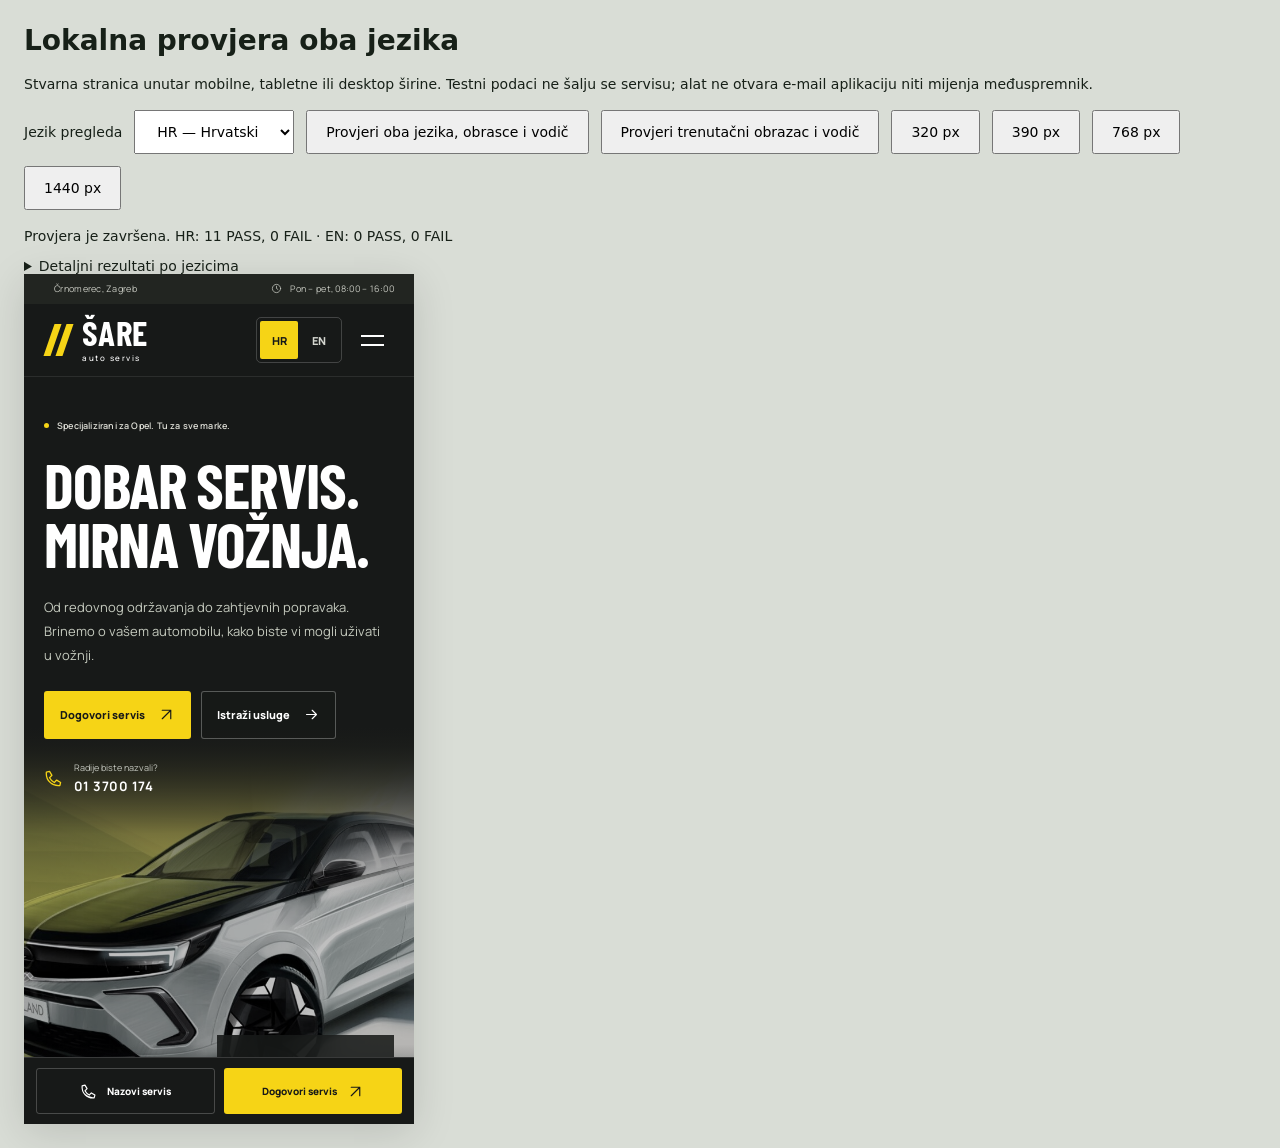
<file: qa-preview.html>
<!doctype html>
<html lang="hr">
  <meta charset="utf-8" />
  <meta name="viewport" content="width=device-width, initial-scale=1" />
  <title>Šare — provjera hrvatske i engleske stranice</title>
  <style>
    body {
      margin: 24px;
      font: 14px system-ui;
      background: #d9ddd6;
      color: #172018;
    }
    .toolbar {
      display: flex;
      gap: 12px;
      align-items: center;
      margin: 18px 0;
      flex-wrap: wrap;
    }
    button,
    select {
      padding: 12px 18px;
      font: inherit;
      cursor: pointer;
    }
    button:disabled,
    select:disabled {
      cursor: wait;
    }
    iframe {
      border: 0;
      background: #fff;
      height: 850px;
      display: block;
      box-shadow: 0 8px 40px #0002;
    }
    pre {
      white-space: pre-wrap;
      line-height: 1.7;
    }
  </style>
  <h1>Lokalna provjera oba jezika</h1>
  <p>
    Stvarna stranica unutar mobilne, tabletne ili desktop širine. Testni podaci
    ne šalju se servisu; alat ne otvara e-mail aplikaciju niti mijenja
    međuspremnik.
  </p>
  <div class="toolbar">
    <label for="language">Jezik pregleda</label>
    <select id="language">
      <option value="hr">HR — Hrvatski</option>
      <option value="en">EN — English</option>
    </select>
    <button id="check-all">Provjeri oba jezika, obrasce i vodič</button>
    <button id="check-form">Provjeri trenutačni obrazac i vodič</button>
    <button data-width="320">320 px</button>
    <button data-width="390">390 px</button>
    <button data-width="768">768 px</button>
    <button data-width="1440">1440 px</button>
  </div>
  <p id="status" role="status">Učitavanje hrvatske stranice…</p>
  <details>
    <summary>Detaljni rezultati po jezicima</summary>
    <pre id="results" aria-label="Rezultati provjere po jezicima"></pre>
  </details>
  <iframe
    id="preview"
    title="Pregled stranice Šare na hrvatskom ili engleskom"
    style="width: 390px"
  ></iframe>
  <script>
    const preview = document.querySelector("#preview");
    const output = document.querySelector("#results");
    const status = document.querySelector("#status");
    const language = document.querySelector("#language");
    const pages = { hr: "index.html", en: "en/index.html" };
    const labels = { hr: "HR — Hrvatski", en: "EN — English" };
    const results = { hr: [], en: [] };
    const widths = [320, 375, 390, 768, 1000, 1024, 1440, 1920];
    const serviceValues = [
      "mechanics",
      "diagnostics",
      "electrics",
      "tyres",
      "air-conditioning",
      "inspection",
      "other",
    ];
    let busy = false;
    const frameReady = () => new Promise((resolve) => setTimeout(resolve, 100));

    preview.addEventListener("load", () => {
      const lang = preview.contentDocument?.documentElement.lang;
      if (pages[lang]) language.value = lang;
    });

    function renderResults() {
      output.textContent = Object.keys(pages)
        .map(
          (lang) =>
            labels[lang] +
            "\n" +
            (results[lang].join("\n") || "Još nije provjereno."),
        )
        .join("\n\n");
    }

    function record(lang, pass, description) {
      results[lang].push(`${pass ? "PASS" : "FAIL"} ${description}`);
      renderResults();
    }

    async function runChecks(action) {
      if (busy) return;
      busy = true;
      document
        .querySelectorAll(".toolbar button, .toolbar select")
        .forEach((control) => {
          control.disabled = true;
        });
      try {
        await action();
        const summary = Object.keys(pages).map((lang) => {
          const passes = results[lang].filter((line) =>
            line.startsWith("PASS"),
          ).length;
          const failures = results[lang].filter((line) =>
            line.startsWith("FAIL"),
          );
          return (
            `${lang.toUpperCase()}: ${passes} PASS, ${failures.length} FAIL` +
            (failures.length ? ` (${failures.join("; ")})` : "")
          );
        });
        status.textContent = "Provjera je završena. " + summary.join(" · ");
      } catch (error) {
        status.textContent =
          "Provjera se nije mogla dovršiti: " + error.message;
      } finally {
        busy = false;
        document
          .querySelectorAll(".toolbar button, .toolbar select")
          .forEach((control) => {
            control.disabled = false;
          });
      }
    }

    async function loadPage(lang) {
      language.value = lang;
      status.textContent = "Učitavanje: " + labels[lang];
      await new Promise((resolve, reject) => {
        const timeout = setTimeout(() => {
          preview.onload = null;
          reject(
            new Error(
              "Učitavanje traje predugo. Provjerite lokalni poslužitelj.",
            ),
          );
        }, 20000);
        preview.onload = () => {
          clearTimeout(timeout);
          preview.onload = null;
          resolve();
        };
        preview.src = pages[lang];
      });
      const doc = preview.contentDocument;
      if (!doc.querySelector("#booking-form")) {
        throw new Error("Stranica nije dostupna: " + pages[lang]);
      }
      await doc.fonts.ready;
      return doc;
    }

    async function checkResponsive(lang, doc) {
      status.textContent = "Provjera prikaza: " + labels[lang];
      record(
        lang,
        doc.documentElement.lang === lang,
        "oznaka jezika dokumenta",
      );
      for (const width of widths) {
        preview.style.width = width + "px";
        await frameReady();
        const actual = doc.documentElement.clientWidth;
        const overflow = doc.documentElement.scrollWidth > actual;
        const outside = [...doc.querySelectorAll("main *, header *, footer *")]
          .filter((el) => {
            const r = el.getBoundingClientRect();
            return (
              r.width &&
              (r.right > actual + 1 || r.left < -1) &&
              preview.contentWindow.getComputedStyle(el).position !== "absolute"
            );
          })
          .map((el) => el.tagName + "." + el.className)
          .slice(0, 6);
        record(
          lang,
          !overflow,
          `${width}px bez horizontalnog prelijevanja` +
            (outside.length ? " | pregledati: " + outside.join(", ") : ""),
        );
      }
      const images = [...doc.images];
      // Explicit loading also checks images outside the iframe's lazy-load area.
      images.forEach((img) => {
        img.loading = "eager";
      });
      await Promise.all(images.map((img) => img.decode().catch(() => {})));
      record(
        lang,
        images.every((img) => img.complete && img.naturalWidth),
        "sve slike učitane",
      );
      record(
        lang,
        doc.fonts.check('700 16px "Barlow Condensed"') &&
          doc.fonts.check("400 16px Manrope"),
        "lokalni fontovi učitani",
      );
      preview.style.width = "390px";
      preview.contentWindow.scrollTo(0, 0);
    }

    function checkForm(lang, doc) {
      status.textContent = "Provjera obrasca: " + labels[lang];
      const form = doc.querySelector("#booking-form");
      const dialog = doc.querySelector("#booking-dialog");
      const result = doc.querySelector("#booking-result");
      const field = (name) => form.elements.namedItem(name);
      const message =
        "Molim provjeru vozila: čćžšđ & upit?\nPlease retain my original wording.";
      const requiredLanguage =
        lang === "hr"
          ? /unesite|odaberite|opišite/i
          : /please|enter|select|choose|describe/i;
      const invalidEmailLanguage =
        lang === "hr" ? /ispravn.*e.?mail|valjan.*e.?mail/i : /valid.*e.?mail/i;
      const subjectLanguage =
        lang === "hr"
          ? /upit za servis/i
          : /(?:service|repair).*(?:enquiry|inquiry)|(?:enquiry|inquiry).*service/i;
      const bodyLanguage = lang === "hr" ? /poštovani/i : /dear|hello/i;
      const set = (name, value) => {
        field(name).value = value;
        field(name).dispatchEvent(
          new preview.contentWindow.Event("input", { bubbles: true }),
        );
      };
      const fill = () => {
        set("name", "  Test Korisnik  ");
        set("email", "\u00a0test@example.com\u00a0");
        set("phone", "+385 99 123 4567");
        set("vehicle", "Opel Astra");
        set("message", message);
      };
      const edit = () => doc.querySelector("#edit-inquiry").click();
      try {
        doc.querySelector("[data-booking]").click();
        form.reset();
        [...form.elements].forEach((el) => el.setCustomValidity?.(""));
        form.requestSubmit();
        for (const name of ["name", "email", "service", "message"]) {
          record(
            lang,
            !field(name).validity.valid &&
              requiredLanguage.test(field(name).validationMessage),
            `obavezno polje ${name}: poruka na odabranom jeziku`,
          );
        }
        fill();
        set("service", "mechanics");
        set("email", "nije-adresa");
        form.requestSubmit();
        record(
          lang,
          !form.hidden &&
            result.hidden &&
            !field("email").validity.valid &&
            invalidEmailLanguage.test(field("email").validationMessage),
          "neispravna e-mail adresa odbijena uz prevedenu poruku",
        );

        for (const service of serviceValues) {
          const trigger = doc.querySelector(
            `[data-booking][data-service="${service}"]`,
          );
          if (!trigger) {
            record(lang, false, "nedostaje odabir usluge: " + service);
            continue;
          }
          trigger.click();
          record(
            lang,
            field("service").value === service,
            "odabir usluge: " + service,
          );
          fill();
          const serviceLabel = field("service")
            .selectedOptions[0].textContent.trim()
            .replace(/\s+/g, " ");
          form.requestSubmit();
          const href =
            doc.querySelector("#email-draft").getAttribute("href") || "";
          const query = new URLSearchParams(href.split("?")[1] || "");
          const body = query.get("body") || "";
          const subject = query.get("subject") || "";
          record(
            lang,
            form.hidden &&
              !result.hidden &&
              href.startsWith("mailto:auto-servis@opel-sare.hr?") &&
              subjectLanguage.test(subject) &&
              bodyLanguage.test(body) &&
              subject.includes(serviceLabel) &&
              body.includes(serviceLabel) &&
              subject.includes("Opel Astra") &&
              body.includes(message) &&
              body.includes("test@example.com") &&
              body.includes("+385 99 123 4567") &&
              body === doc.querySelector("#inquiry-preview").value &&
              field("name").value === "Test Korisnik",
            "prevedeni predmet i nacrt, izvorni unos i primatelj: " + service,
          );
          edit();
        }
        record(
          lang,
          !form.hidden &&
            result.hidden &&
            field("vehicle").value === "Opel Astra" &&
            field("message").value === message,
          "uređivanje nacrta zadržava unesene podatke",
        );
        set("message", "   ");
        form.requestSubmit();
        record(
          lang,
          !form.hidden &&
            result.hidden &&
            !field("message").validity.valid &&
            requiredLanguage.test(field("message").validationMessage),
          "prazna poruka odbijena i nakon uređivanja nacrta",
        );
      } finally {
        form.reset();
        [...form.elements].forEach((el) => el.setCustomValidity?.(""));
        dialog.close();
        preview.contentWindow.scrollTo(0, 0);
      }
    }

    async function checkGuide(lang, doc) {
      status.textContent = "Provjera vodiča: " + labels[lang];
      const guide = doc.querySelector("#vodic");
      const choices = doc.querySelector("#guide-choices");
      const details = doc.querySelector("#guide-details");
      const guideForm = doc.querySelector("#guide-form");
      const guidePreview = doc.querySelector("#guide-preview");
      const summary = doc.querySelector("#guide-summary");
      const back = doc.querySelector("#guide-back");
      const booking = doc.querySelector("#booking-form");
      const dialog = doc.querySelector("#booking-dialog");
      const result = doc.querySelector("#booking-result");
      const field = (name) => booking.elements.namedItem(name);
      const scenarios = {
        climate: [
          "air-conditioning",
          lang === "hr" ? /klim/i : /air.?conditioning|cool/i,
        ],
        inspection: [
          "inspection",
          lang === "hr" ? /tehnič/i : /roadworthiness|inspect/i,
        ],
        maintenance: [
          "mechanics",
          lang === "hr" ? /servis/i : /servic|maintenance/i,
        ],
        unsure: [
          "other",
          lang === "hr" ? /sigur|pomoć|provjer/i : /sure|help|check/i,
        ],
      };
      const set = (name, value) => {
        field(name).value = value;
        field(name).dispatchEvent(
          new preview.contentWindow.Event("input", { bubbles: true }),
        );
      };
      const choose = (situation) => {
        if (choices.hidden) back.click();
        const button = doc.querySelector(
          `[data-guide-situation="${situation}"]`,
        );
        button.click();
        return button;
      };
      const answer = (value = "0") => {
        doc.querySelector(`#guide-answers input[value="${value}"]`).click();
        return summary.textContent.trim();
      };
      const reset = () => {
        if (!result.hidden) doc.querySelector("#edit-inquiry").click();
        dialog.close();
        booking.reset();
        [...booking.elements].forEach((el) => el.setCustomValidity?.(""));
        if (choices.hidden) back.click();
      };
      const occurrences = (text, part) => text.split(part).length - 1;
      const originalWidth = preview.style.width;

      record(
        lang,
        Boolean(guide && !guide.hidden && guideForm && choices && details),
        "vodič dostupan nakon učitavanja JavaScripta",
      );
      if (!guide || !guideForm || !choices || !details) return;

      try {
        reset();
        const firstChoice = choose("climate");
        record(
          lang,
          choices.hidden &&
            !details.hidden &&
            doc.activeElement === doc.querySelector("#guide-question"),
          "odabir situacije otvara pitanje i premješta fokus",
        );
        guideForm.requestSubmit();
        record(
          lang,
          !guideForm.checkValidity() &&
            !dialog.open &&
            guidePreview.hidden &&
            field("message").value === "",
          "vodič zahtijeva odgovor prije prijenosa u obrazac",
        );
        answer();
        back.click();
        record(
          lang,
          !choices.hidden &&
            details.hidden &&
            doc.activeElement === firstChoice,
          "povratak na situacije vraća fokus na odabranu karticu",
        );
        choose("climate");
        record(
          lang,
          !doc.querySelector("#guide-answers input:checked") &&
            guidePreview.hidden,
          "novi odabir situacije briše prethodni odgovor i sažetak",
        );

        for (const [situation, [service, translated]] of Object.entries(
          scenarios,
        )) {
          reset();
          choose(situation);
          const values = [
            ...doc.querySelectorAll('#guide-answers input[type="radio"]'),
          ].map((input) => input.value);
          record(lang, values.length > 1, `vodič nudi odgovore: ${situation}`);
          for (const value of values) {
            reset();
            choose(situation);
            const text = answer(value);
            guideForm.requestSubmit();
            record(
              lang,
              text.length > 0 &&
                translated.test(text) &&
                !guidePreview.hidden &&
                dialog.open &&
                !booking.hidden &&
                result.hidden &&
                field("service").value === service &&
                field("message").value === text,
              `vodič prenosi prevedeni sažetak i uslugu: ${situation}, odgovor ${value}`,
            );
          }
        }

        reset();
        const existing = {
          name: "Test Korisnik",
          email: "test@example.com",
          phone: "+385 99 123 4567",
          vehicle: "Opel Astra",
        };
        Object.entries(existing).forEach(([name, value]) => set(name, value));
        const manual =
          "Moj postojeći opis: čćžšđ.\nPlease preserve these details.";
        set("message", manual);
        set("service", "diagnostics");
        field("service").setCustomValidity("Stara testna pogreška");
        field("message").setCustomValidity("Stara testna pogreška");
        choose("climate");
        const firstSummary = answer();
        guideForm.requestSubmit();
        const firstMessage = field("message").value;
        record(
          lang,
          dialog.open &&
            Object.entries(existing).every(
              ([name, value]) => field(name).value === value,
            ) &&
            firstMessage.includes(manual) &&
            occurrences(firstMessage, firstSummary) === 1 &&
            !field("service").validity.customError &&
            !field("message").validity.customError,
          "vodič čuva kontakt, vozilo i vlastiti opis te uklanja stare pogreške prenesenih polja",
        );
        dialog.close();
        guideForm.requestSubmit();
        record(
          lang,
          dialog.open && field("message").value === firstMessage,
          "ponovljeni prijenos istog odgovora ne duplicira sažetak",
        );
        dialog.close();
        choose("inspection");
        const secondSummary = answer();
        guideForm.requestSubmit();
        record(
          lang,
          field("message").value.includes(manual) &&
            !field("message").value.includes(firstSummary) &&
            occurrences(field("message").value, secondSummary) === 1 &&
            field("service").value === "inspection",
          "promjena situacije zamjenjuje prethodni sažetak i čuva vlastiti opis",
        );

        const middle = Math.floor(secondSummary.length / 2);
        const editedSummary =
          secondSummary.slice(0, middle) +
          " [moj dodatak] " +
          secondSummary.slice(middle);
        const editedMessage = field("message").value.replace(
          secondSummary,
          editedSummary,
        );
        set("message", editedMessage);
        dialog.close();
        choose("maintenance");
        answer();
        guideForm.requestSubmit();
        const reuse = doc.querySelector("#guide-reuse");
        record(
          lang,
          !dialog.open &&
            field("message").value === editedMessage &&
            field("service").value === "inspection" &&
            !reuse.hidden &&
            doc.activeElement === doc.querySelector("#guide-reuse-title"),
          "izmijenjeni prethodni sažetak traži odluku bez promjene upita",
        );
        reuse.querySelector('[value="keep"]').click();
        guideForm.requestSubmit();
        record(
          lang,
          dialog.open &&
            field("message").value === editedMessage &&
            field("service").value === "mechanics",
          "odabir zadržavanja čuva točan postojeći opis bez dodavanja drugog sažetka",
        );
        booking.requestSubmit();
        record(
          lang,
          booking.hidden && !result.hidden,
          "upit iz vodiča može pripremiti nacrt",
        );
        dialog.close();
        guideForm.requestSubmit();
        record(
          lang,
          dialog.open && !booking.hidden && result.hidden,
          "ponovni prijenos iz vodiča nakon nacrta vraća obrazac za uređivanje",
        );

        reset();
        set("message", manual);
        choose("climate");
        const originalSummary = answer();
        guideForm.requestSubmit();
        set(
          "message",
          manual + "\n\n" + originalSummary.replace(".", " (moj dodatak)."),
        );
        dialog.close();
        choose("inspection");
        const replacement = answer();
        guideForm.requestSubmit();
        reuse.querySelector('[value="replace"]').click();
        guideForm.requestSubmit();
        record(
          lang,
          dialog.open &&
            field("message").value === replacement &&
            field("service").value === "inspection",
          "izričit odabir zamjene koristi samo novi sažetak",
        );

        reset();
        const limit = field("message").maxLength;
        const longMessage = "x".repeat(Math.max(limit, 1));
        set("message", longMessage);
        set("service", "tyres");
        choose("unsure");
        answer();
        guideForm.requestSubmit();
        const error = doc.querySelector("#guide-error");
        record(
          lang,
          limit > 0 &&
            !dialog.open &&
            field("message").value === longMessage &&
            field("service").value === "tyres" &&
            error &&
            !error.hidden &&
            error.textContent.trim().length > 0,
          "predugačak ukupni opis zaustavlja prijenos bez djelomičnih izmjena",
        );

        reset();
        for (const situation of Object.keys(scenarios)) {
          choose(situation);
          const inputs = [
            ...doc.querySelectorAll('#guide-answers input[type="radio"]'),
          ];
          answer(inputs[inputs.length - 1].value);
          for (const width of [320, 390, 768, 1440]) {
            preview.style.width = width + "px";
            await frameReady();
            const actual = doc.documentElement.clientWidth;
            const withinViewport = [...details.querySelectorAll("*")].every(
              (el) => {
                const bounds = el.getBoundingClientRect();
                return (
                  !bounds.width ||
                  (bounds.left >= -1 && bounds.right <= actual + 1)
                );
              },
            );
            record(
              lang,
              doc.documentElement.scrollWidth <= actual && withinViewport,
              `vodič s odgovorom bez prelijevanja: ${situation}, ${width}px`,
            );
          }
        }
      } finally {
        reset();
        preview.style.width = originalWidth;
        preview.contentWindow.scrollTo(0, 0);
      }
    }

    language.addEventListener("change", () =>
      runChecks(async () => {
        const lang = language.value;
        const doc = await loadPage(lang);
        results[lang] = [];
        await checkResponsive(lang, doc);
      }),
    );
    document.querySelector("#check-all").addEventListener("click", () =>
      runChecks(async () => {
        for (const lang of Object.keys(pages)) {
          results[lang] = [];
          const doc = await loadPage(lang);
          await checkResponsive(lang, doc);
          checkForm(lang, doc);
          await checkGuide(lang, doc);
        }
      }),
    );
    document.querySelector("#check-form").addEventListener("click", () =>
      runChecks(async () => {
        checkForm(language.value, preview.contentDocument);
        await checkGuide(language.value, preview.contentDocument);
      }),
    );
    document.querySelectorAll("[data-width]").forEach((button) => {
      button.addEventListener("click", () => {
        preview.style.width = button.dataset.width + "px";
      });
    });
    renderResults();
    runChecks(async () => {
      const doc = await loadPage("hr");
      await checkResponsive("hr", doc);
    });
  </script>
</html>
</file>
<file: styles.css>
/* Local fonts */
@font-face {
  font-family: Manrope;
  src: url("assets/manrope-variable.ttf") format("truetype");
  font-weight: 200 800;
  font-style: normal;
  font-display: swap;
}
@font-face {
  font-family: "Barlow Condensed";
  src: url("assets/barlow-condensed-bold.ttf") format("truetype");
  font-weight: 700;
  font-style: normal;
  font-display: swap;
}

/* Design tokens and shared foundations */
:root {
  --ink: #171918;
  --ink-soft: #242724;
  --paper: #f7f7f2;
  --white: #fff;
  --yellow: #f6d416;
  --muted: #62655e;
  --line: #dedfd6;
  --font: "Manrope", Arial, sans-serif;
  --display: "Barlow Condensed", "Arial Narrow", sans-serif;
  --container: 1280px;
}
* {
  box-sizing: border-box;
}
html {
  scroll-behavior: smooth;
  scroll-padding-top: 110px;
}
body {
  margin: 0;
  background: var(--paper);
  color: var(--ink);
  font-family: var(--font);
  font-size: 15px;
  line-height: 1.7;
  -webkit-font-smoothing: antialiased;
}
body.dialog-open {
  overflow: hidden;
}
button,
input,
select,
textarea {
  font: inherit;
}
button,
a {
  -webkit-tap-highlight-color: transparent;
  touch-action: manipulation;
}
button {
  cursor: pointer;
}
a {
  color: inherit;
  text-decoration: none;
}
img {
  display: block;
  max-width: 100%;
  height: auto;
}
button {
  border: 0;
}
button:disabled {
  cursor: wait;
}
button:focus-visible,
a:focus-visible,
summary:focus-visible,
input:focus-visible,
select:focus-visible,
textarea:focus-visible {
  outline: 3px solid #867000;
  outline-offset: 5px;
}
.site-header :focus-visible,
.hero :focus-visible,
.site-footer :focus-visible {
  outline-color: var(--yellow);
}
::selection {
  background: var(--yellow);
  color: var(--ink);
}
h1,
h2,
h3,
p {
  margin: 0;
}
h1,
h2,
h3 {
  text-wrap: balance;
}
h2 {
  font-family: var(--display);
  font-size: clamp(44px, 4.5vw, 68px);
  font-weight: 700;
  line-height: 1.02;
  letter-spacing: -0.015em;
}
h3 {
  font-size: 19px;
  font-weight: 800;
  line-height: 1.4;
}
[hidden] {
  display: none !important;
}
.container {
  width: min(var(--container), calc(100% - 112px));
  margin-inline: auto;
}
.section {
  padding: 112px 0;
}
.icon-sprite {
  position: absolute;
  width: 0;
  height: 0;
  overflow: hidden;
}
.icon,
.service-icon,
.contact-icon {
  width: 22px;
  height: 22px;
  flex: 0 0 auto;
  fill: none;
  stroke: currentColor;
  stroke-width: 1.65;
  stroke-linecap: round;
  stroke-linejoin: round;
}
.sr-only {
  position: absolute;
  width: 1px;
  height: 1px;
  padding: 0;
  margin: -1px;
  overflow: hidden;
  clip: rect(0, 0, 0, 0);
  white-space: nowrap;
  border: 0;
}
.skip-link {
  position: fixed;
  left: 20px;
  top: 12px;
  transform: translateY(-160%);
  z-index: 20;
  padding: 12px 20px;
  background: var(--yellow);
  font-weight: 800;
}
.skip-link:focus {
  transform: translateY(0);
}
/* Header, navigation and buttons */
.utility-bar {
  background: #222521;
  color: #c8cac2;
  font-size: 11px;
  letter-spacing: 0.025em;
}
.utility-inner {
  min-height: 35px;
  display: flex;
  align-items: center;
  justify-content: space-between;
  gap: 16px;
}
.utility-inner > span:last-child {
  display: flex;
  gap: 8px;
  align-items: center;
}
.utility-inner .icon {
  width: 13px;
  height: 13px;
}
.site-header {
  position: sticky;
  top: 0;
  z-index: 10;
  background: var(--ink);
  color: var(--white);
  border-bottom: 1px solid #ffffff16;
}
.nav-inner {
  height: 91px;
  display: flex;
  align-items: center;
  justify-content: space-between;
  gap: 24px;
}
.brand {
  display: flex;
  align-items: center;
  gap: 12px;
  flex-shrink: 0;
}
.brand-mark {
  display: flex;
  gap: 5px;
  transform: skew(-19deg);
  margin: 0 5px;
}
.brand-mark i {
  width: 8px;
  height: 37px;
  background: var(--yellow);
}
.brand-name {
  font-family: var(--display);
  font-size: 40px;
  line-height: 0.85;
  letter-spacing: 0.01em;
  font-weight: 700;
}
.brand-name > span {
  display: block;
  font-family: var(--font);
  font-size: 9px;
  line-height: 1;
  letter-spacing: 0.19em;
  margin-top: 7px;
  font-weight: 500;
}
.main-nav {
  display: flex;
  align-items: center;
  margin-left: auto;
  gap: 28px;
  font-size: 12px;
  font-weight: 600;
}
.language-switch {
  display: flex;
  align-items: center;
  flex-shrink: 0;
  gap: 2px;
  order: 2;
  padding: 3px;
  border: 1px solid #ffffff30;
  border-radius: 5px;
}
.language-switch a {
  display: grid;
  place-items: center;
  min-width: 38px;
  min-height: 38px;
  border-radius: 2px;
  color: #d4d6cf;
  font-size: 11px;
  font-weight: 800;
  line-height: 1;
  transition:
    background-color 0.2s,
    color 0.2s;
}
.language-switch a:hover {
  background: #ffffff14;
  color: var(--white);
}
.language-switch a[aria-current="page"] {
  background: var(--yellow);
  color: var(--ink);
}
.main-nav > a {
  padding: 12px 0;
  transition: color 0.2s;
}
.main-nav > a:hover {
  color: var(--yellow);
}
.button {
  display: inline-flex;
  align-items: center;
  justify-content: space-between;
  gap: 28px;
  min-height: 54px;
  padding: 15px 24px;
  border: 1px solid transparent;
  border-radius: 3px;
  font-size: 12px;
  font-weight: 800;
  line-height: 1.4;
  transition:
    background-color 0.2s,
    color 0.2s,
    border-color 0.2s;
}
.button-yellow {
  background: var(--yellow);
  color: var(--ink);
}
.button-yellow:hover {
  background: #ffe65d;
}
.button-dark {
  background: var(--ink);
  color: var(--white);
}
.button-dark:hover {
  background: #3a3d36;
}
.button-outline {
  border-color: #ffffff48;
  color: var(--white);
  background: #17191828;
}
.button-outline:hover {
  background: #ffffff10;
  border-color: var(--white);
}
.button .icon {
  width: 20px;
  height: 20px;
}
.nav-booking {
  margin-left: 12px;
  min-height: 46px;
  padding: 12px 20px;
  font-size: 11px;
}
.menu-toggle {
  display: none;
}

/* Hero */
.hero {
  position: relative;
  isolation: isolate;
  background: var(--ink);
  color: var(--white);
  overflow: hidden;
}
.hero-visual {
  position: absolute;
  inset: 0 0 0 30%;
  z-index: -3;
}
.hero-visual img {
  width: 100%;
  height: 100%;
  object-fit: cover;
  object-position: 57% center;
  filter: saturate(0.45) brightness(0.79);
}
.hero-shade {
  position: absolute;
  inset: 0;
  z-index: -2;
  background:
    linear-gradient(
      90deg,
      #171918 0%,
      #171918 35%,
      #171918ee 42%,
      #17191840 67%,
      #17191800 90%
    ),
    linear-gradient(
      0deg,
      #171918 0%,
      #17191800 27%,
      #17191815 85%,
      #17191855 100%
    );
}
.hero-inner {
  position: relative;
  min-height: 650px;
  padding-top: 78px;
  padding-bottom: 96px;
}
.hero-content {
  max-width: 630px;
}
.hero-intro {
  display: flex;
  align-items: center;
  gap: 10px;
  color: #dfdfd7;
  font-size: 11px;
  font-weight: 600;
  letter-spacing: 0.02em;
}
.yellow-dot {
  display: inline-block;
  width: 6px;
  height: 6px;
  border-radius: 50%;
  background: var(--yellow);
  flex-shrink: 0;
}
h1 {
  font-family: var(--display);
  font-weight: 700;
  font-size: clamp(72px, 7.6vw, 112px);
  line-height: 0.94;
  letter-spacing: -0.018em;
  text-transform: uppercase;
  margin: 25px 0 24px;
}
h1 > span {
  display: block;
  white-space: nowrap;
}
.hero-description {
  color: #c4c7bf;
  font-size: 15px;
  line-height: 1.85;
  max-width: 410px;
  text-wrap: pretty;
}
.hero-actions {
  display: flex;
  gap: 12px;
  margin-top: 29px;
  flex-wrap: wrap;
}
.hero-phone {
  display: inline-flex;
  gap: 11px;
  align-items: center;
  margin-top: 32px;
  color: #c4c7bf;
  font-size: 10px;
  line-height: 1.65;
}
.hero-phone .icon {
  width: 19px;
  height: 19px;
  color: var(--yellow);
}
.hero-phone strong {
  display: block;
  font-size: 14px;
  color: var(--white);
  font-weight: 700;
  letter-spacing: 0.035em;
}
.hero-phone:hover strong {
  text-decoration: underline;
  text-underline-offset: 5px;
}
.hero-location {
  position: absolute;
  right: 0;
  bottom: 120px;
  display: flex;
  gap: 14px;
  align-items: center;
  padding: 18px 19px;
  background: #1d201ddc;
  backdrop-filter: blur(12px);
  border: 1px solid #ffffff26;
  border-radius: 4px;
  font-size: 13px;
  font-weight: 600;
}
.hero-location > .icon {
  color: var(--yellow);
  width: 23px;
  height: 23px;
}
.hero-location > span > span {
  display: block;
  font-size: 10px;
  font-weight: 400;
  color: #b3b7ae;
  margin-top: 3px;
}
.hero-location > a {
  display: grid;
  place-items: center;
  width: 40px;
  height: 40px;
  border: 1px solid #ffffff30;
  border-radius: 50%;
  margin-left: 18px;
}
.hero-location > a:hover {
  background: var(--yellow);
  color: var(--ink);
}
.hero-bottom {
  position: absolute;
  bottom: 25px;
  left: 0;
  right: 0;
  display: flex;
  justify-content: space-between;
  align-items: center;
  font-size: 10px;
  color: #c0c4b9;
  border-top: 1px solid #ffffff24;
  padding-top: 19px;
}
.hero-bottom > a {
  display: flex;
  align-items: center;
  gap: 15px;
}
.hero-bottom > a > span {
  font-size: 21px;
  color: var(--yellow);
  line-height: 1;
}
/* Trust strip */
.trust-strip {
  border-bottom: 1px solid var(--line);
  background: #eeefe8;
}
.trust-grid {
  display: grid;
  grid-template-columns: repeat(4, 1fr);
  padding: 28px 0;
}
.trust-grid > div {
  padding-left: 35px;
  border-left: 1px solid #d0d2c8;
}
.trust-grid > div:first-child {
  padding-left: 0;
  border: 0;
}
.trust-grid strong {
  display: block;
  font-family: var(--display);
  font-size: 32px;
  line-height: 1.15;
  margin-bottom: 6px;
}
.trust-grid span {
  display: block;
  font-size: 16px;
  line-height: 1.5;
  color: var(--muted);
}

/* Section headings and services */
.section-kicker {
  font-size: 11px;
  font-weight: 700;
  color: var(--muted);
  margin-bottom: 17px;
}
.section-heading {
  display: flex;
  align-items: flex-end;
  justify-content: space-between;
  gap: 70px;
  margin-bottom: 49px;
}
.section-heading > p {
  max-width: 340px;
  font-size: 13px;
  color: var(--muted);
  padding-bottom: 4px;
}
.services-layout {
  display: grid;
  grid-template-columns: 1fr 1.16fr;
  gap: 58px;
  align-items: start;
}
.service-photo {
  position: relative;
  min-height: 571px;
  overflow: hidden;
  border-radius: 5px;
  background: var(--ink);
  color: var(--white);
}
.service-photo > img {
  position: absolute;
  width: 100%;
  height: 100%;
  object-fit: cover;
  object-position: center;
  filter: brightness(0.8);
}
.service-photo::after {
  content: "";
  position: absolute;
  inset: 0;
  background: linear-gradient(0deg, #121813 0%, #121813d0 20%, #12181300 80%);
}
.service-photo-caption {
  position: absolute;
  left: 33px;
  right: 33px;
  bottom: 36px;
  z-index: 1;
}
.photo-tag {
  font-size: 10px;
  display: inline-block;
  background: var(--yellow);
  color: var(--ink);
  padding: 5px 10px;
  border-radius: 2px;
  margin-bottom: 20px;
  font-weight: 700;
}
.service-photo h3 {
  font-family: var(--display);
  font-size: 49px;
  line-height: 1.01;
}
.service-photo p {
  color: #c4c9bf;
  font-size: 11px;
  max-width: 230px;
  margin-top: 17px;
}
.photo-corner {
  position: absolute;
  right: 28px;
  top: 20px;
  font-size: 36px;
  z-index: 1;
  color: var(--yellow);
}
.service-item {
  border-bottom: 1px solid var(--line);
}
.service-item:first-child {
  border-top: 1px solid var(--line);
}
summary {
  cursor: pointer;
  list-style: none;
}
summary::-webkit-details-marker {
  display: none;
}
.service-item summary {
  display: flex;
  gap: 21px;
  align-items: center;
  min-height: 77px;
  padding: 19px 0;
}
.service-item h3 {
  font-size: 15px;
  letter-spacing: -0.015em;
  flex: 1;
}
.service-icon {
  width: 26px;
  height: 26px;
  stroke-width: 1.45;
}
.expand-icon {
  width: 19px;
  height: 19px;
  transition: transform 0.2s;
  flex-shrink: 0;
}
details[open] > summary > .expand-icon {
  transform: rotate(45deg);
}
.service-item[open] summary {
  padding-bottom: 12px;
}
.service-item[open] .service-icon {
  color: #796500;
}
.service-content {
  padding: 0 15px 25px 47px;
  font-size: 14px;
  color: var(--muted);
}
.service-content p {
  max-width: 380px;
}
.text-button,
.text-link {
  display: inline-flex;
  align-items: center;
  gap: 14px;
  background: none;
  padding: 0;
  color: var(--ink);
  font-weight: 800;
  font-size: 11px;
  min-height: 44px;
  line-height: 1.6;
}
.text-button:hover,
.text-link:hover {
  text-decoration: underline;
  text-underline-offset: 5px;
}
.text-button .icon,
.text-link .icon {
  width: 18px;
  height: 18px;
}
.service-content .text-button {
  margin-top: 10px;
}
.service-item summary:hover h3,
.faq-list summary:hover {
  color: #796500;
}
.services-note {
  margin-top: 32px;
  padding-top: 24px;
  border-top: 1px solid var(--line);
  display: flex;
  justify-content: space-between;
  gap: 20px;
  font-size: 11px;
}
.services-note > span {
  color: var(--muted);
}
.services-note > a {
  display: flex;
  align-items: center;
  gap: 16px;
  font-weight: 700;
}
.services-note > a:hover {
  text-decoration: underline;
  text-underline-offset: 4px;
}
.services-note .icon {
  width: 18px;
  height: 18px;
}

/* Service guide */
.section.guide-section {
  padding-top: 0;
}
.guide-panel {
  display: grid;
  grid-template-columns: 0.85fr 1.15fr;
  align-items: start;
  gap: 64px;
  padding: 56px;
  border-radius: 4px;
  background: var(--ink);
  color: var(--white);
}
.guide-panel :focus-visible,
.guide-fieldset legend:focus,
.guide-reuse legend:focus {
  outline: 3px solid var(--yellow);
  outline-offset: 5px;
}
.guide-kicker {
  margin-bottom: 18px;
  color: var(--yellow);
  font-size: 10px;
  font-weight: 800;
  letter-spacing: 0.12em;
  text-transform: uppercase;
}
.guide-intro h2 {
  max-width: 380px;
  font-size: clamp(44px, 4.3vw, 60px);
}
.guide-description {
  max-width: 350px;
  margin-top: 22px;
  color: #c4c7bf;
  font-size: 14px;
}
.guide-phone {
  display: inline-flex;
  align-items: center;
  gap: 13px;
  margin-top: 30px;
  min-height: 44px;
  font-size: 11px;
  color: #c4c7bf;
}
.guide-phone > .icon {
  color: var(--yellow);
}
.guide-phone strong {
  display: block;
  color: var(--white);
  font-size: 15px;
}
.guide-phone:hover strong {
  text-decoration: underline;
  text-underline-offset: 4px;
}
.guide-interaction {
  min-width: 0;
}
.guide-progress {
  margin-bottom: 18px;
  color: #d5d7cf;
  font-size: 11px;
  font-weight: 700;
}
.guide-choices {
  display: grid;
  grid-template-columns: repeat(2, minmax(0, 1fr));
  gap: 12px;
}
.guide-choice {
  display: grid;
  grid-template-columns: minmax(0, 1fr) 18px;
  align-content: space-between;
  gap: 24px 12px;
  min-height: 148px;
  padding: 22px;
  border: 1px solid #50544c;
  border-radius: 3px;
  background: var(--ink-soft);
  color: var(--white);
  text-align: left;
  transition:
    background-color 0.2s,
    border-color 0.2s;
}
.guide-choice > .icon:first-child {
  grid-column: 1 / -1;
  width: 26px;
  height: 26px;
  color: var(--yellow);
}
.guide-choice > span {
  align-self: end;
  font-size: 13px;
  font-weight: 800;
  line-height: 1.55;
}
.guide-choice .guide-choice-arrow {
  align-self: end;
  width: 18px;
  height: 18px;
  margin-bottom: 2px;
  color: #bec3b6;
}
.guide-choice:hover {
  border-color: var(--yellow);
  background: #30352d;
}
.guide-back {
  display: inline-flex;
  align-items: center;
  gap: 10px;
  min-height: 44px;
  margin-top: -10px;
  margin-bottom: 12px;
  padding: 0;
  background: none;
  color: #d5d7cf;
  font-size: 11px;
  font-weight: 700;
}
.guide-back:hover {
  color: var(--yellow);
}
.guide-selection {
  margin-bottom: 10px;
  color: var(--yellow);
  font-size: 11px;
  font-weight: 800;
}
.guide-fieldset {
  min-width: 0;
  margin: 0;
  padding: 0;
  border: 0;
}
.guide-fieldset legend {
  padding: 0;
  font-size: 19px;
  font-weight: 800;
  line-height: 1.5;
}
.guide-answers {
  display: grid;
  gap: 10px;
  margin-top: 20px;
}
.guide-panel .guide-answer {
  display: flex;
  align-items: center;
  gap: 12px;
  min-height: 52px;
  margin: 0;
  padding: 13px 16px;
  border: 1px solid #50544c;
  border-radius: 3px;
  background: var(--ink-soft);
  cursor: pointer;
}
.guide-panel .guide-answer:hover,
.guide-panel .guide-answer:has(input:checked) {
  border-color: var(--yellow);
  background: #30352d;
}
.guide-panel .guide-answer input {
  flex: 0 0 auto;
  width: 18px;
  height: 18px;
  margin: 0;
  padding: 0;
  accent-color: var(--yellow);
  cursor: pointer;
}
.guide-panel .guide-answer span {
  color: var(--white);
  font-size: 12px;
  font-weight: 600;
  line-height: 1.6;
}
.guide-preview {
  margin-top: 20px;
  padding: 15px 18px;
  border-left: 2px solid var(--yellow);
  background: #ffffff08;
}
.guide-preview-label {
  margin-bottom: 6px;
  color: #c4c7bf;
  font-size: 10px;
  font-weight: 800;
}
.guide-reuse {
  min-width: 0;
  margin: 24px 0 0;
  padding: 18px 0 0;
  border: 0;
  border-top: 1px solid #50544c;
}
.guide-reuse legend {
  float: left;
  width: 100%;
  margin-bottom: 14px;
  padding: 0;
  font-size: 13px;
  font-weight: 800;
  line-height: 1.65;
}
.guide-reuse .guide-answer {
  clear: both;
  margin-top: 10px;
}
#guide-summary {
  white-space: pre-line;
  overflow-wrap: anywhere;
  font-size: 12px;
  line-height: 1.75;
}
.guide-error {
  margin-top: 16px;
  color: #ffbdb3;
  font-size: 12px;
}
.guide-error:empty {
  display: none;
}
.guide-continue {
  margin-top: 22px;
}
.guide-note {
  margin-top: 12px;
  color: #c4c7bf;
  font-size: 10px;
}

/* Pricing */
.pricing-section {
  background: var(--ink);
  color: var(--white);
}
.pricing-layout {
  display: grid;
  grid-template-columns: 0.8fr 1.2fr;
  align-items: start;
  gap: 80px;
}
.pricing-intro > p {
  max-width: 360px;
  margin-top: 24px;
  color: #c4c7bf;
  font-size: 15px;
}
.pricing-intro > .button {
  margin-top: 28px;
}
.pricing-intro > .pricing-note {
  margin-top: 22px;
  color: #b0b6a8;
  font-size: 13px;
}
.pricing-table-wrap {
  min-width: 0;
}
.pricing-table {
  width: 100%;
  table-layout: fixed;
  border-collapse: collapse;
  text-align: left;
  font-size: 15px;
}
.pricing-table th,
.pricing-table td {
  padding: 22px 0;
  border-bottom: 1px solid #ffffff26;
  vertical-align: middle;
}
.pricing-table thead th {
  padding-top: 0;
  padding-bottom: 17px;
  color: #b0b6a8;
  font-size: 13px;
  font-weight: 500;
}
.pricing-table th:first-child {
  width: 67%;
  padding-right: 24px;
}
.pricing-table th[scope="row"] {
  font-weight: 600;
}
.pricing-table thead th:last-child,
.pricing-table .price-value {
  text-align: right;
}
.pricing-table .price-value {
  color: var(--yellow);
  font-size: 14px;
  font-weight: 600;
  font-variant-numeric: tabular-nums;
}
.pricing-section :focus-visible {
  outline-color: var(--yellow);
}

/* About the garage */
.about-section {
  background: #eaece4;
}
.about-layout {
  display: grid;
  grid-template-columns: 1fr 1fr;
  gap: 94px;
  align-items: center;
}
.about-visual {
  position: relative;
  padding-right: 25px;
  padding-top: 28px;
}
.about-visual > img {
  width: 100%;
  height: 430px;
  object-fit: cover;
  object-position: 58% center;
  border-radius: 4px;
  filter: saturate(0.55);
}
.since-badge {
  position: absolute;
  right: 0;
  top: 0;
  background: var(--yellow);
  width: 136px;
  height: 146px;
  padding: 19px 22px;
  border-radius: 3px;
  display: flex;
  flex-direction: column;
  align-items: flex-start;
}
.since-badge > span {
  font-size: 10px;
  font-weight: 700;
}
.since-badge strong {
  font-family: var(--display);
  font-size: 55px;
  line-height: 1.1;
}
.since-badge .icon {
  align-self: flex-end;
  width: 21px;
  height: 21px;
}
.photo-credit {
  font-size: 9px;
  color: var(--muted);
  margin-top: 13px;
}
.about-copy h2 {
  font-size: clamp(42px, 4.1vw, 62px);
}
.about-lead {
  font-size: 18px;
  font-weight: 700;
  line-height: 1.5;
  margin: 27px 0 18px;
}
.about-copy > p:not(.section-kicker):not(.about-lead) {
  color: #62675c;
  font-size: 14px;
  margin-bottom: 14px;
  max-width: 405px;
}
.about-copy .text-link {
  margin-top: 10px;
}

/* Service process */
.process-section {
  background: var(--ink);
  color: var(--white);
  padding: 77px 0 83px;
}
.process-heading {
  display: flex;
  justify-content: space-between;
  align-items: flex-end;
  gap: 40px;
  margin-bottom: 47px;
}
.process-heading h2 {
  font-size: 58px;
}
.process-heading > p {
  color: #a9afa2;
  font-size: 12px;
  padding-bottom: 5px;
}
.process-grid {
  list-style: none;
  margin: 0;
  padding: 0;
  display: grid;
  grid-template-columns: repeat(3, 1fr);
  gap: 50px;
}
.process-grid > li {
  border-top: 1px solid #51564a;
  padding-top: 25px;
  display: flex;
  align-items: flex-start;
  gap: 21px;
}
.step-number {
  color: var(--yellow);
  font-family: var(--display);
  font-size: 37px;
  line-height: 1.1;
}
.process-grid h3 {
  font-size: 15px;
  margin: 0 0 10px;
}
.process-grid p {
  font-size: 13px;
  color: #b8bfb0;
  max-width: 250px;
}

/* Frequently asked questions */
.faq-layout {
  display: grid;
  grid-template-columns: 0.9fr 1.1fr;
  gap: 80px;
}
.faq-heading > p:not(.section-kicker) {
  color: var(--muted);
  font-size: 12px;
  margin-top: 24px;
}
.faq-heading .text-link {
  font-size: 16px;
  margin-top: 13px;
}
.faq-heading .text-link .icon {
  width: 20px;
  height: 20px;
}
.faq-list {
  border-top: 1px solid var(--line);
  align-self: start;
}
.faq-list details {
  border-bottom: 1px solid var(--line);
}
.faq-list summary {
  font-size: 13px;
  font-weight: 700;
  padding: 25px 0;
  display: flex;
  justify-content: space-between;
  gap: 20px;
  align-items: center;
}
.faq-list details > p {
  font-size: 14px;
  color: var(--muted);
  padding: 0 35px 24px 0;
  max-width: 510px;
}
.faq-list a {
  text-decoration: underline;
  text-underline-offset: 3px;
}

/* Contact and map */
.contact-section {
  background: var(--yellow);
  padding: 76px 0 63px;
}
.contact-heading {
  display: flex;
  justify-content: space-between;
  align-items: center;
  gap: 40px;
  margin-bottom: 49px;
}
.contact-heading .section-kicker {
  color: #51481b;
}
.contact-heading h2 {
  text-transform: uppercase;
  font-size: clamp(68px, 6.7vw, 96px);
  line-height: 0.94;
}
.contact-heading .button {
  min-width: 206px;
}
.contact-grid {
  display: grid;
  grid-template-columns: repeat(3, 1fr);
  padding-top: 32px;
  border-top: 1px solid #82700860;
  gap: 64px;
}
.contact-icon {
  width: 23px;
  height: 23px;
  margin-bottom: 14px;
}
.contact-item > p {
  font-size: 10px;
  margin-bottom: 8px;
  color: #4a4116;
  font-weight: 600;
}
.contact-item h3 {
  font-size: 23px;
  letter-spacing: -0.045em;
  margin-bottom: 5px;
}
.contact-item > span {
  display: block;
  font-size: 11px;
}
.contact-item > a {
  display: flex;
  align-items: center;
  gap: 14px;
  font-size: 11px;
  font-weight: 800;
  min-height: 44px;
  margin-top: 15px;
}
.contact-item > a .icon {
  width: 16px;
  height: 16px;
}
.contact-item a:hover {
  text-decoration: underline;
  text-underline-offset: 5px;
}
.contact-item > .weekend-note {
  margin-top: 27px;
  font-size: 10px;
}
.location-map {
  margin-top: 44px;
  overflow: hidden;
  border: 1px solid #17191824;
  border-radius: 6px;
  background: var(--paper);
}
.map-toolbar {
  display: flex;
  align-items: center;
  justify-content: space-between;
  gap: 24px;
  padding: 24px 28px;
}
.map-description {
  display: flex;
  align-items: center;
  gap: 15px;
  min-width: 0;
}
.map-description > .icon {
  width: 28px;
  height: 28px;
}
.map-description h3 {
  font-size: 17px;
  letter-spacing: -0.02em;
}
.map-description p {
  margin-top: 4px;
  color: var(--muted);
  font-size: 13px;
}
.map-toolbar > .button {
  flex-shrink: 0;
}
.map-frame {
  display: block;
  width: 100%;
  height: 420px;
  border: 0;
}
/* Footer and mobile actions */
.site-footer {
  background: var(--ink);
  color: #b5bbad;
  padding: 42px 0 21px;
}
.footer-top {
  display: flex;
  align-items: center;
  justify-content: space-between;
  gap: 25px;
  padding-bottom: 33px;
  border-bottom: 1px solid #ffffff20;
}
.footer-top .brand {
  color: var(--white);
}
.footer-top > p {
  font-size: 11px;
}
.back-top {
  display: flex;
  align-items: center;
  gap: 21px;
  font-size: 10px;
  color: var(--white);
}
.back-top > span {
  width: 34px;
  height: 34px;
  display: grid;
  place-items: center;
  border: 1px solid #ffffff30;
  border-radius: 50%;
  font-size: 17px;
}
.back-top:hover > span {
  background: var(--yellow);
  color: var(--ink);
}
.footer-bottom {
  display: flex;
  justify-content: space-between;
  align-items: center;
  gap: 20px;
  font-size: 9px;
  padding-top: 17px;
}
.footer-privacy {
  background: none;
  color: inherit;
  font-size: 9px;
  padding: 10px 0;
}
.footer-privacy:hover {
  text-decoration: underline;
}
.mobile-action-bar {
  display: none;
}

/* Dialogs and enquiry form */
dialog {
  color: var(--ink);
  background: var(--paper);
  border: none;
  border-radius: 9px;
  padding: 43px;
  width: min(650px, calc(100% - 32px));
  max-height: calc(100dvh - 48px);
  overflow: auto;
  overscroll-behavior: contain;
  box-shadow: 0 24px 100px #0007;
}
dialog::backdrop {
  background: #101510bd;
  backdrop-filter: blur(7px);
}
.dialog-close {
  position: absolute;
  right: 16px;
  top: 16px;
  background: #e8eae2;
  border-radius: 50%;
  width: 36px;
  height: 36px;
  display: grid;
  place-items: center;
}
.dialog-close:hover {
  background: var(--yellow);
}
.dialog-close .icon {
  width: 19px;
  height: 19px;
}
.dialog-intro {
  margin-bottom: 24px;
  padding-right: 12px;
}
.dialog-intro .section-kicker {
  margin-bottom: 12px;
}
.dialog-intro h2 {
  font-size: 43px;
  margin-bottom: 13px;
}
.dialog-intro > p:last-child {
  font-size: 12px;
  color: var(--muted);
}
.form-grid {
  display: grid;
  grid-template-columns: 1fr 1fr;
  gap: 18px;
}
.field {
  min-width: 0;
}
.field-full {
  grid-column: 1/-1;
}
label,
.preview-label {
  display: block;
  font-size: 11px;
  font-weight: 800;
  margin-bottom: 6px;
}
label span {
  font-weight: 400;
  color: var(--muted);
}
input,
select,
textarea {
  width: 100%;
  border: 1px solid #c9cec1;
  border-radius: 3px;
  color: var(--ink);
  background: var(--white);
  padding: 11px 12px;
  line-height: 1.5;
  font-size: 13px;
}
select {
  min-height: 44px;
}
textarea {
  resize: vertical;
  min-height: 95px;
}
input::placeholder,
textarea::placeholder {
  color: #73796c;
  opacity: 1;
  font-size: 11px;
}
input:hover,
select:hover,
textarea:hover {
  border-color: #727b63;
}
.form-note {
  font-size: 10px;
  line-height: 1.75;
  color: var(--muted);
  margin: 18px 0;
}
.form-note a {
  font-weight: 700;
  text-decoration: underline;
  text-underline-offset: 3px;
}
.form-submit {
  width: 100%;
}
.form-phone {
  text-align: center;
  font-size: 10px;
  margin-top: 15px;
  color: var(--muted);
}
.form-phone a {
  font-weight: 800;
  color: var(--ink);
}
.result-heading {
  display: flex;
  gap: 10px;
  align-items: center;
  font-size: 13px;
  font-weight: 800;
  margin-bottom: 22px;
}
.result-heading .icon {
  color: #4a6a16;
}
#inquiry-preview {
  font-family: var(--font);
  font-size: 12px;
  min-height: 210px;
  margin-bottom: 18px;
}
#email-draft {
  width: 100%;
}
.result-actions {
  display: flex;
  justify-content: space-between;
  gap: 20px;
}
.copy-status {
  font-size: 11px;
  color: var(--muted);
  min-height: 24px;
}
.privacy-dialog {
  max-width: 530px;
}
.privacy-dialog h2 {
  font-size: 44px;
  margin-bottom: 24px;
}
.privacy-dialog p {
  font-size: 13px;
  margin-bottom: 16px;
  color: var(--muted);
}
.privacy-dialog a {
  overflow-wrap: anywhere;
  text-decoration: underline;
}
.no-script-note {
  padding: 15px;
  background: var(--yellow);
  text-align: center;
}

/* Responsive: wide desktop */
@media (min-width: 1700px) {
  :root {
    --container: 1440px;
  }
  .hero-inner {
    min-height: 730px;
    padding-top: 98px;
  }
  h1 {
    font-size: 128px;
  }
  .hero-content {
    max-width: 720px;
  }
  .hero-intro {
    font-size: 12px;
  }
  .hero-visual {
    left: 34%;
  }
  .hero-location {
    bottom: 130px;
  }
  .service-photo {
    min-height: 585px;
  }
}
/* Responsive: compact desktop */
@media (max-width: 1199px) {
  .container {
    width: calc(100% - 72px);
  }
  .main-nav {
    gap: 17px;
  }
  .nav-inner {
    gap: 16px;
  }
  .nav-booking {
    margin-left: 0;
    gap: 14px;
    padding-inline: 15px;
  }
  .services-layout {
    gap: 35px;
  }
  .about-layout {
    gap: 55px;
  }
  .service-item h3 {
    font-size: 14px;
  }
  .service-item summary {
    gap: 15px;
  }
  .service-content {
    padding-left: 41px;
  }
  .service-photo {
    min-height: 565px;
  }
  .contact-grid {
    gap: 38px;
  }
  .faq-layout {
    gap: 45px;
  }
  .hero-visual {
    left: 27%;
  }
  .hero-inner {
    min-height: 640px;
  }
}
/* Responsive: tablet and mobile navigation */
@media (max-width: 999px) {
  html {
    scroll-padding-top: 94px;
  }
  .container {
    width: calc(100% - 56px);
  }
  .nav-inner {
    height: 76px;
    gap: 12px;
  }
  .language-switch {
    order: 0;
    margin-left: auto;
  }
  .main-nav {
    display: none;
    position: absolute;
    margin-left: 0;
    top: 76px;
    left: 0;
    right: 0;
    background: var(--ink);
    padding: 24px 28px 30px;
    flex-direction: column;
    align-items: stretch;
    gap: 5px;
    border-top: 1px solid #ffffff20;
    border-bottom: 1px solid #ffffff20;
    box-shadow: 0 20px 30px #0003;
    max-height: calc(100dvh - 76px);
    overflow-y: auto;
    overscroll-behavior: contain;
  }
  .main-nav.is-open {
    display: flex;
  }
  .main-nav > a {
    font-size: 15px;
    padding: 12px 0;
  }
  .nav-booking {
    margin: 12px 0 0;
    align-self: flex-start;
  }
  .menu-toggle {
    display: flex;
    flex-direction: column;
    justify-content: center;
    align-items: center;
    gap: 7px;
    background: none;
    width: 44px;
    height: 44px;
    color: var(--white);
  }
  .menu-toggle > span {
    width: 23px;
    height: 2px;
    background: currentColor;
    transition: transform 0.2s;
  }
  .menu-toggle[aria-expanded="true"] > span:first-child {
    transform: translateY(4.5px) rotate(45deg);
  }
  .menu-toggle[aria-expanded="true"] > span:last-child {
    transform: translateY(-4.5px) rotate(-45deg);
  }
  .hero-visual {
    left: 15%;
    opacity: 0.85;
  }
  .hero-shade {
    background:
      linear-gradient(
        90deg,
        #171918 0%,
        #171918fa 22%,
        #1719188a 60%,
        #17191810
      ),
      linear-gradient(0deg, #171918, #17191800 45%);
  }
  .hero-content {
    max-width: 500px;
  }
  .hero-inner {
    padding-top: 70px;
    min-height: 630px;
  }
  .hero-location {
    bottom: 98px;
    font-size: 11px;
  }
  .hero-location > a {
    margin-left: 5px;
  }
  .hero-location > span > span {
    font-size: 9px;
  }
  .hero-location > .icon {
    width: 19px;
  }
  .hero-actions .button {
    padding: 14px 18px;
    gap: 16px;
  }
  .trust-grid > div {
    padding-left: 22px;
  }
  .trust-grid strong {
    font-size: 29px;
  }
  .trust-grid span {
    font-size: 14px;
  }
  .section {
    padding: 85px 0;
  }
  .section-heading {
    gap: 40px;
  }
  .section-heading > p {
    max-width: 265px;
  }
  .services-layout {
    gap: 28px;
    grid-template-columns: 0.85fr 1.15fr;
  }
  .service-photo {
    min-height: 585px;
  }
  .service-photo-caption {
    left: 24px;
    right: 20px;
  }
  .service-photo h3 {
    font-size: 42px;
  }
  .service-item h3 {
    font-size: 12px;
  }
  .service-item summary {
    gap: 13px;
    min-height: 80px;
  }
  .service-icon {
    width: 23px;
    height: 23px;
  }
  .service-content {
    padding-left: 36px;
    padding-right: 0;
  }
  .guide-panel {
    gap: 36px;
    padding: 36px;
    grid-template-columns: 0.85fr 1.15fr;
  }
  .guide-choices {
    grid-template-columns: 1fr;
  }
  .guide-choice {
    grid-template-columns: 26px minmax(0, 1fr) 18px;
    align-items: center;
    align-content: center;
    min-height: 76px;
    gap: 14px;
    padding: 18px;
  }
  .guide-choice > .icon:first-child {
    grid-column: auto;
  }
  .guide-choice > span,
  .guide-choice .guide-choice-arrow {
    align-self: center;
  }
  .guide-choice .guide-choice-arrow {
    margin-bottom: 0;
  }
  .pricing-layout {
    grid-template-columns: 0.8fr 1.2fr;
    gap: 40px;
  }
  .pricing-table {
    font-size: 14px;
  }
  .about-layout {
    gap: 38px;
  }
  .about-copy h2 {
    font-size: 43px;
  }
  .about-visual > img {
    height: 410px;
  }
  .about-lead {
    font-size: 16px;
  }
  .since-badge {
    width: 117px;
    height: 130px;
  }
  .since-badge strong {
    font-size: 49px;
  }
  .process-grid {
    gap: 28px;
  }
  .process-grid > li {
    gap: 14px;
  }
  .process-grid h3 {
    font-size: 13px;
  }
  .process-heading h2 {
    font-size: 52px;
  }
  .faq-layout {
    gap: 40px;
    grid-template-columns: 0.85fr 1.15fr;
  }
  .faq-heading h2 {
    font-size: 44px;
  }
  .faq-list summary {
    font-size: 12px;
  }
  .contact-item h3 {
    font-size: 21px;
  }
  .contact-item > a {
    font-size: 10px;
    gap: 8px;
  }
  .contact-grid {
    gap: 23px;
  }
  .footer-top > p {
    font-size: 10px;
  }
  .footer-bottom {
    font-size: 8px;
  }
}
/* Responsive: mobile */
@media (max-width: 699px) {
  html {
    scroll-padding-top: 94px;
    scroll-padding-bottom: 90px;
  }
  body {
    padding-bottom: calc(67px + env(safe-area-inset-bottom));
  }
  .container {
    width: calc(100% - 40px);
  }
  .utility-inner {
    min-height: 30px;
    font-size: 9px;
  }
  .utility-inner > span:first-child {
    font-size: 0;
  }
  .utility-inner > span:first-child::after {
    content: "Črnomerec, Zagreb";
    font-size: 9px;
  }
  .utility-inner .icon {
    width: 11px;
    height: 11px;
  }
  .nav-inner {
    height: 72px;
    gap: 8px;
  }
  .brand-name {
    font-size: 35px;
  }
  .brand-mark i {
    height: 32px;
    width: 7px;
  }
  .brand {
    gap: 9px;
  }
  .brand-name > span {
    font-size: 8px;
  }
  .main-nav {
    top: 72px;
    padding-inline: 20px;
    max-height: calc(100dvh - 72px);
  }
  .hero-inner {
    min-height: 785px;
    padding-top: 41px;
    padding-bottom: 290px;
  }
  .hero-content {
    max-width: 100%;
  }
  .hero-intro {
    font-size: 9px;
    gap: 8px;
  }
  .yellow-dot {
    width: 5px;
    height: 5px;
  }
  h1 {
    font-size: clamp(50px, 16vw, 100px);
    margin: 22px 0 22px;
    line-height: 0.94;
  }
  .hero-description {
    font-size: 13px;
    max-width: 350px;
    color: #c5cabe;
  }
  .hero-actions {
    gap: 10px;
    margin-top: 24px;
  }
  .hero-actions .button {
    min-height: 48px;
    font-size: 11px;
    padding: 12px 15px;
    gap: 13px;
  }
  .hero-actions .icon {
    width: 17px;
    height: 17px;
  }
  .hero-phone {
    margin-top: 22px;
    font-size: 9px;
  }
  .hero-phone strong {
    font-size: 13px;
  }
  .hero-visual {
    left: 0;
    top: 350px;
    height: 410px;
    opacity: 1;
    -webkit-mask-image: linear-gradient(
      180deg,
      transparent,
      #000 26%,
      #000 85%,
      transparent
    );
    mask-image: linear-gradient(
      180deg,
      transparent,
      #000 26%,
      #000 85%,
      transparent
    );
  }
  .hero-visual img {
    object-position: 60% 50%;
    filter: saturate(0.5) brightness(0.75);
  }
  .hero-shade {
    background: linear-gradient(
      180deg,
      #171918 0%,
      #171918 39%,
      #171918de 47%,
      #17191800 66%,
      #17191800 85%,
      #171918 97%
    );
  }
  .hero-location {
    right: 0;
    bottom: 64px;
    padding: 12px;
    gap: 9px;
    background: #171918dc;
    font-size: 11px;
  }
  .hero-location > a {
    width: 31px;
    height: 31px;
    margin-left: 9px;
  }
  .hero-location > a .icon {
    width: 16px;
  }
  .hero-location > span > span {
    font-size: 9px;
  }
  .hero-bottom {
    bottom: 18px;
    padding-top: 13px;
    font-size: 8px;
  }
  .hero-bottom > a {
    gap: 10px;
  }
  .hero-bottom > a > span {
    font-size: 17px;
  }
  .trust-grid {
    grid-template-columns: 1fr 1fr;
    padding: 25px 0;
    gap: 23px 20px;
  }
  .trust-grid > div {
    padding-left: 19px;
  }
  .trust-grid > div:nth-child(3) {
    border: 0;
    padding-left: 0;
  }
  .trust-grid strong {
    font-size: 28px;
  }
  .section {
    padding: 63px 0;
  }
  h2 {
    font-size: 47px;
  }
  .section-kicker {
    font-size: 10px;
    margin-bottom: 14px;
  }
  .section-heading {
    display: block;
    margin-bottom: 30px;
  }
  .section-heading > p {
    max-width: 340px;
    margin-top: 22px;
  }
  .services-layout {
    display: flex;
    flex-direction: column;
    gap: 29px;
  }
  .service-photo {
    width: 100%;
    min-height: 335px;
  }
  .service-photo > img {
    object-position: 50% 43%;
  }
  .service-photo-caption {
    left: 25px;
    bottom: 28px;
  }
  .service-photo h3 {
    font-size: 43px;
  }
  .service-photo p {
    margin-top: 12px;
    font-size: 10px;
  }
  .photo-tag {
    margin-bottom: 15px;
  }
  .photo-corner {
    top: 12px;
    right: 22px;
  }
  .service-photo::after {
    background: linear-gradient(0deg, #121813 0%, #121813c0 35%, #12181300 90%);
  }
  .service-list {
    width: 100%;
  }
  .service-item summary {
    min-height: 75px;
    gap: 17px;
  }
  .service-item h3 {
    font-size: 13px;
  }
  .service-content {
    font-size: 13px;
    padding-left: 40px;
  }
  .service-item[open] summary {
    padding-bottom: 10px;
  }
  .services-note {
    display: block;
    font-size: 10px;
    margin-top: 25px;
    padding-top: 20px;
  }
  .services-note > a {
    margin-top: 9px;
    max-width: 100%;
    gap: 10px;
    font-size: 10px;
  }
  .services-note .icon {
    flex-shrink: 0;
  }
  .guide-panel {
    grid-template-columns: 1fr;
    gap: 28px;
    padding: 28px 22px;
  }
  .guide-intro h2 {
    max-width: 300px;
    font-size: 44px;
  }
  .guide-kicker {
    margin-bottom: 14px;
  }
  .guide-description {
    margin-top: 18px;
    font-size: 13px;
  }
  .guide-phone {
    margin-top: 20px;
  }
  .guide-interaction {
    padding-top: 25px;
    border-top: 1px solid #50544c;
  }
  .guide-choice {
    padding: 16px 14px;
  }
  .guide-choice > span {
    font-size: 12px;
  }
  .guide-fieldset legend {
    font-size: 17px;
  }
  .guide-panel .guide-answer {
    padding: 12px;
  }
  .guide-continue {
    width: 100%;
    gap: 16px;
    padding-inline: 18px;
  }
  .pricing-layout {
    grid-template-columns: 1fr;
    gap: 36px;
  }
  .pricing-intro > p {
    font-size: 14px;
  }
  .pricing-intro > .pricing-note {
    font-size: 13px;
  }
  .pricing-table th,
  .pricing-table td {
    padding-block: 19px;
  }
  .pricing-table th:first-child {
    width: 65%;
    padding-right: 16px;
  }
  .pricing-table .price-value {
    font-size: 14px;
  }
  .about-layout {
    display: flex;
    flex-direction: column;
    gap: 34px;
  }
  .about-visual {
    width: 100%;
    padding-right: 18px;
    padding-top: 19px;
  }
  .about-visual > img {
    height: 330px;
    object-position: 50% 50%;
  }
  .since-badge {
    width: 115px;
    height: 126px;
    padding: 15px 20px;
  }
  .since-badge strong {
    font-size: 49px;
  }
  .since-badge > span {
    font-size: 9px;
  }
  .photo-credit {
    font-size: 8px;
  }
  .about-copy {
    width: 100%;
  }
  .about-copy h2 {
    font-size: 47px;
    max-width: 360px;
  }
  .about-lead {
    font-size: 17px;
    margin-top: 23px;
  }
  .about-copy > p:not(.section-kicker):not(.about-lead) {
    font-size: 13px;
  }
  .about-copy .text-link {
    font-size: 10px;
  }
  .process-section {
    padding: 57px 0 55px;
  }
  .process-heading {
    display: block;
    margin-bottom: 32px;
  }
  .process-heading h2 {
    font-size: 50px;
  }
  .process-heading > p {
    font-size: 11px;
    margin-top: 21px;
  }
  .process-grid {
    grid-template-columns: 1fr;
    gap: 25px;
  }
  .process-grid > li {
    padding-top: 23px;
    gap: 22px;
  }
  .step-number {
    font-size: 37px;
  }
  .process-grid h3 {
    font-size: 15px;
    margin-bottom: 7px;
  }
  .process-grid p {
    font-size: 12px;
    max-width: 270px;
  }
  .faq-layout {
    display: block;
  }
  .faq-heading h2 {
    font-size: 47px;
  }
  .faq-heading > p:not(.section-kicker) {
    margin-top: 21px;
  }
  .faq-heading .text-link {
    font-size: 15px;
    margin-top: 8px;
  }
  .faq-list {
    margin-top: 29px;
  }
  .faq-list summary {
    font-size: 12px;
    padding: 23px 0;
  }
  .faq-list details > p {
    font-size: 13px;
    padding-right: 18px;
  }
  .contact-section {
    padding: 55px 0;
  }
  .contact-heading {
    display: block;
    margin-bottom: 35px;
  }
  .contact-heading h2 {
    font-size: 72px;
  }
  .contact-heading .button {
    margin-top: 27px;
    min-width: 200px;
  }
  .contact-grid {
    grid-template-columns: 1fr;
    gap: 27px;
    padding-top: 27px;
  }
  .contact-item {
    position: relative;
    padding-left: 43px;
  }
  .contact-icon {
    position: absolute;
    left: 0;
    top: 3px;
    width: 23px;
    height: 23px;
  }
  .contact-item > p {
    font-size: 10px;
  }
  .contact-item h3 {
    font-size: 23px;
  }
  .contact-item > span {
    font-size: 11px;
  }
  .contact-item > a {
    margin-top: 4px;
    font-size: 11px;
    min-height: 43px;
  }
  .contact-item > .weekend-note {
    margin-top: 13px;
    font-size: 10px;
  }
  .location-map {
    margin-top: 32px;
  }
  .map-toolbar {
    flex-direction: column;
    align-items: stretch;
    gap: 18px;
    padding: 22px 20px;
  }
  .map-description {
    align-items: flex-start;
    gap: 12px;
  }
  .map-description h3 {
    font-size: 16px;
    text-wrap: pretty;
  }
  .map-description p {
    font-size: 12px;
  }
  .map-frame {
    height: 340px;
  }
  .site-footer {
    padding: 35px 0 20px;
  }
  .footer-top {
    flex-wrap: wrap;
    padding-bottom: 27px;
    gap: 24px;
  }
  .footer-top > p {
    order: 3;
    width: 100%;
    font-size: 9px;
  }
  .back-top {
    font-size: 9px;
    gap: 11px;
  }
  .footer-bottom {
    flex-wrap: wrap;
    gap: 5px 20px;
    font-size: 8px;
    padding-top: 16px;
  }
  .footer-bottom > span:nth-child(2) {
    display: none;
  }
  .footer-privacy {
    margin-left: auto;
  }
  .mobile-action-bar {
    display: grid;
    grid-template-columns: 1fr 1fr;
    position: fixed;
    z-index: 9;
    bottom: 0;
    left: 0;
    right: 0;
    background: var(--ink);
    padding: 10px 12px calc(10px + env(safe-area-inset-bottom));
    gap: 9px;
    border-top: 1px solid #ffffff25;
  }
  .mobile-action-bar > a,
  .mobile-action-bar > button {
    display: flex;
    align-items: center;
    justify-content: center;
    gap: 10px;
    min-height: 46px;
    border-radius: 3px;
    font-size: 10px;
    font-weight: 800;
  }
  .mobile-action-bar > a {
    color: var(--white);
    border: 1px solid #ffffff36;
  }
  .mobile-action-bar > button {
    background: var(--yellow);
    color: var(--ink);
  }
  .mobile-action-bar .icon {
    width: 17px;
    height: 17px;
  }
  dialog {
    padding: 34px 24px 25px;
    max-height: calc(100dvh - 32px);
    width: calc(100% - 24px);
  }
  .dialog-intro {
    padding-right: 6px;
    margin-bottom: 24px;
  }
  .dialog-intro h2 {
    font-size: 37px;
    max-width: 260px;
  }
  .dialog-intro > p:last-child {
    font-size: 11px;
  }
  .dialog-close {
    right: 10px;
    top: 10px;
    width: 32px;
    height: 32px;
  }
  .form-grid {
    gap: 16px;
    grid-template-columns: 1fr;
  }
  .field-full {
    grid-column: auto;
  }
  input,
  select,
  textarea {
    font-size: 16px;
  }
  .field label {
    font-size: 11px;
  }
  .form-note {
    font-size: 10px;
  }
  .result-heading {
    font-size: 12px;
    align-items: flex-start;
  }
  .privacy-dialog h2 {
    font-size: 40px;
  }
  .privacy-dialog p {
    font-size: 12px;
  }
  #inquiry-preview {
    font-size: 16px;
  }
  .form-submit,
  #email-draft {
    font-size: 11px;
  }
  .button:focus-visible,
  a:focus-visible,
  summary:focus-visible {
    outline-offset: 3px;
  }
}
/* Responsive: narrow mobile */
@media (max-width: 374px) {
  .container {
    width: calc(100% - 32px);
  }
  .hero-intro {
    font-size: 8px;
  }
  .hero-actions .button {
    padding-inline: 11px;
    font-size: 10px;
    gap: 9px;
  }
  .hero-inner {
    min-height: 764px;
  }
  .hero-visual {
    top: 350px;
    height: 380px;
  }
  .contact-heading h2 {
    font-size: 63px;
  }
  .service-item h3 {
    font-size: 12px;
  }
  .service-item summary {
    gap: 13px;
  }
  .about-copy h2 {
    font-size: 43px;
  }
}
/* Accessibility: reduced motion */
@media (prefers-reduced-motion: reduce) {
  html {
    scroll-behavior: auto;
  }
  *,
  *::before,
  *::after {
    animation: none !important;
    transition: none !important;
  }
}
</file>
